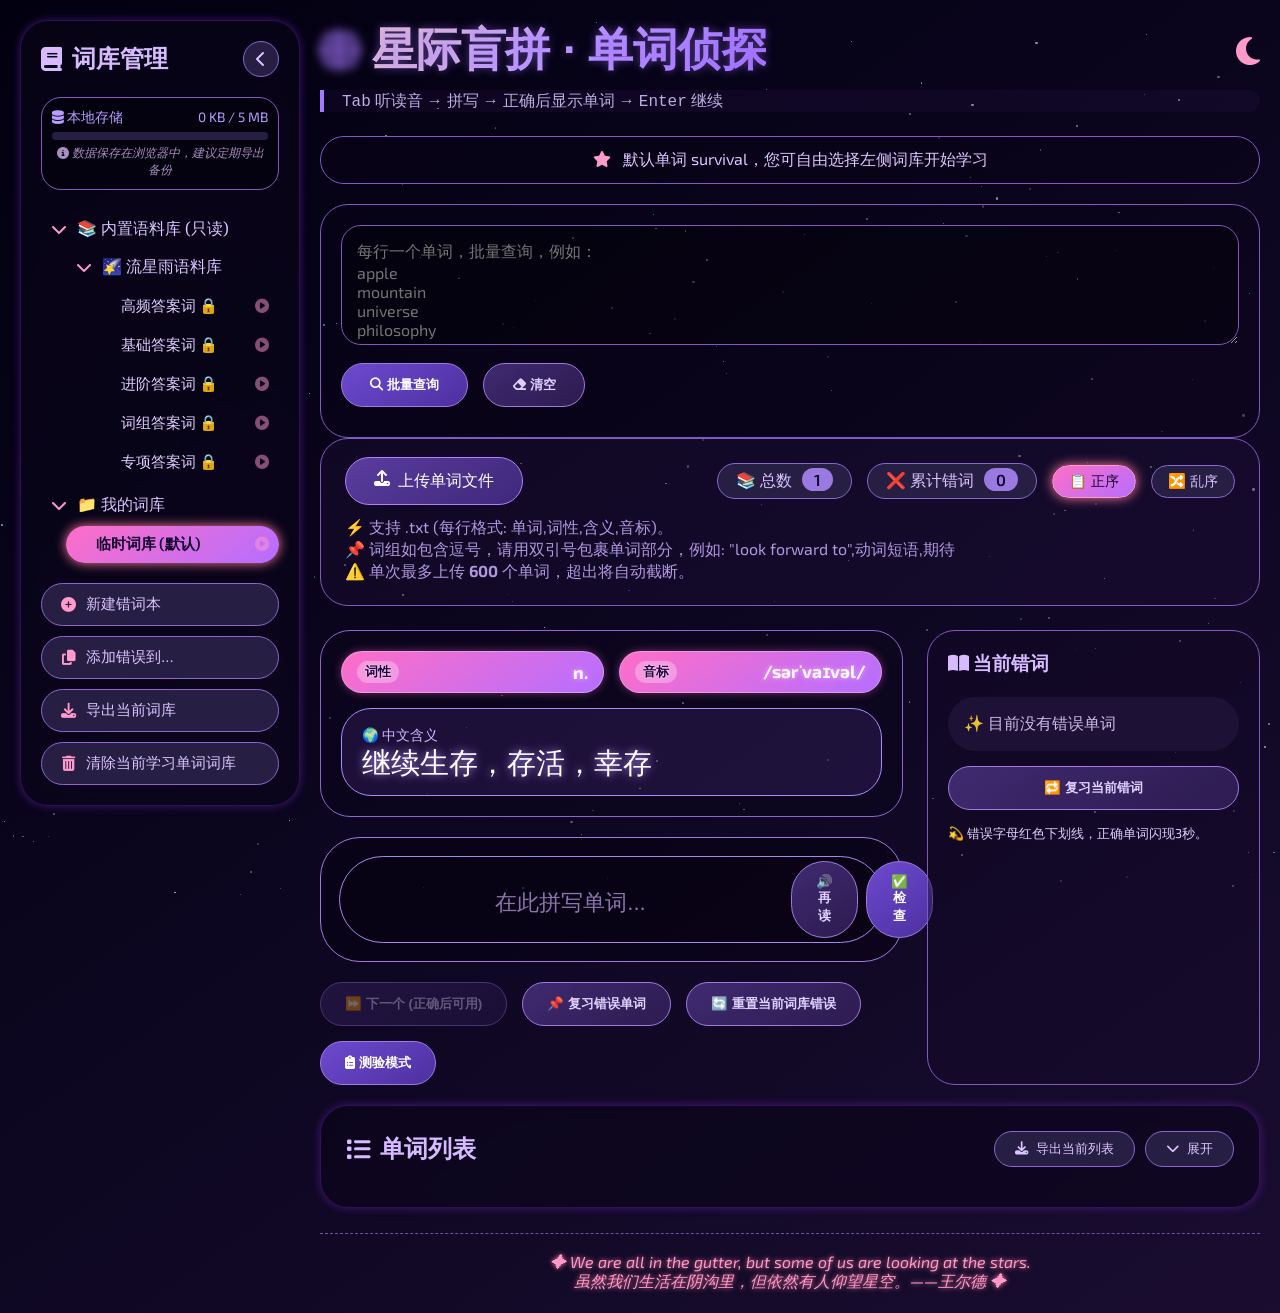
<file: index.html>
<!DOCTYPE html>
<html lang="zh-CN">
<head>
    <meta charset="UTF-8">
    <meta name="viewport" content="width=device-width, initial-scale=1.0">
    <title>星际盲拼 · 单词侦探 · 测验模式</title>
    <link rel="stylesheet" href="https://cdnjs.cloudflare.com/ajax/libs/font-awesome/6.4.0/css/all.min.css">
    <link href="https://fonts.googleapis.com/css2?family=Orbitron:wght@400;500;700&family=Exo+2:wght@300;400;500&display=swap" rel="stylesheet">
    <style>
        /* 全局变量 - 完全保留原始主题 */
        :root {
            --primary-dark: #050210;
            --primary-blue: #120a28;
            --primary-purple: #2a1042;
            --accent-blue: #2a4b8a;
            --accent-purple: #6a1fb1;
            --accent-pink: #d43f8c;
            --text-primary: #e0d0ff;
            --text-secondary: #b0a0d0;
            --glass-bg: rgba(10, 5, 25, 0.55);
            --glass-border: rgba(138, 43, 226, 0.3);
            --glow: 0 0 8px rgba(138, 43, 226, 0.4);
            --success: #10b981;
            --warning: #f59e0b;
            --error: #ef4444;
        }

        * {
            margin: 0;
            padding: 0;
            box-sizing: border-box;
        }

        body {
            font-family: 'Exo 2', sans-serif;
            background: linear-gradient(145deg, #020010 0%, #0c0620 50%, #1a0d30 100%);
            color: var(--text-primary);
            min-height: 100vh;
            overflow-x: hidden;
            position: relative;
        }

        .stars {
            position: fixed;
            top: 0;
            left: 0;
            width: 100%;
            height: 100%;
            z-index: 1;
        }

        .star {
            position: absolute;
            background-color: white;
            border-radius: 50%;
            animation: twinkle 3s infinite alternate;
        }

        @keyframes twinkle {
            0% { opacity: 0.2; }
            100% { opacity: 1; }
        }

        #meteor-canvas {
            position: fixed;
            top: 0;
            left: 0;
            width: 100%;
            height: 100%;
            pointer-events: none;
            z-index: 2;
        }

        .container {
            max-width: 1400px;
            margin: 0 auto;
            padding: 20px;
            position: relative;
            z-index: 10;
            display: flex;
            gap: 20px;
            align-items: flex-start;
        }

        .sidebar {
            width: 280px;
            background: rgba(10, 5, 25, 0.6);
            backdrop-filter: blur(8px);
            -webkit-backdrop-filter: blur(8px);
            border: 1px solid var(--glass-border);
            border-radius: 28px;
            padding: 20px;
            box-shadow: var(--glow);
            transition: width 0.3s ease, padding 0.3s ease, opacity 0.3s ease;
            flex-shrink: 0;
            position: sticky;
            top: 20px;
            max-height: calc(100vh - 40px);
            overflow-y: auto;
        }
        .sidebar.collapsed {
            width: 0;
            padding: 0;
            opacity: 0;
            pointer-events: none;
            border: none;
        }

        .expand-sidebar-btn {
            position: fixed;
            left: 20px;
            top: 50%;
            transform: translateY(-50%);
            width: 56px;
            height: 56px;
            border-radius: 50%;
            background: linear-gradient(145deg, #271e44, #1a1230);
            border: 2px solid #b56eff;
            box-shadow: 0 0 20px #b56eff, 0 0 40px rgba(181, 110, 255, 0.3);
            color: white;
            display: none;
            align-items: center;
            justify-content: center;
            font-size: 24px;
            cursor: pointer;
            z-index: 100;
            transition: transform 0.2s, box-shadow 0.2s;
        }
        .expand-sidebar-btn:hover {
            transform: translateY(-50%) scale(1.1);
            box-shadow: 0 0 30px #ff9acb, 0 0 50px #b56eff;
        }
        .expand-sidebar-btn i {
            filter: drop-shadow(0 0 5px #ff9acb);
        }
        body.sidebar-collapsed .expand-sidebar-btn {
            display: flex;
        }

        .sidebar-header {
            display: flex;
            align-items: center;
            justify-content: space-between;
            margin-bottom: 20px;
        }
        .sidebar-header h2 {
            font-size: 1.5rem;
            color: #d8bbff;
            display: flex;
            align-items: center;
            gap: 10px;
            margin: 0;
        }
        .collapse-btn {
            background: #271e44;
            border: 1px solid #8a67cf;
            border-radius: 50%;
            width: 36px;
            height: 36px;
            display: flex;
            align-items: center;
            justify-content: center;
            cursor: pointer;
            color: #dac6ff;
            transition: background 0.2s;
        }
        .collapse-btn:hover {
            background: #3f2a6a;
        }

        .storage-progress {
            margin-bottom: 20px;
            padding: 10px;
            background: rgba(0,0,0,0.3);
            border-radius: 20px;
            border: 1px solid #7f5ac0;
        }
        .storage-label {
            display: flex;
            justify-content: space-between;
            font-size: 0.85rem;
            color: #b79eff;
            margin-bottom: 5px;
        }
        .progress-bar {
            width: 100%;
            height: 8px;
            background: #271e44;
            border-radius: 4px;
            overflow: hidden;
        }
        .progress-fill {
            height: 100%;
            background: linear-gradient(90deg, #ff6ec7, #b56eff);
            width: 0%;
            border-radius: 4px;
            transition: width 0.3s;
        }
        .storage-note {
            font-size: 0.75rem;
            color: #a78fc0;
            margin-top: 5px;
            text-align: center;
            font-style: italic;
        }

        .folder-tree {
            list-style: none;
            margin-bottom: 20px;
        }
        .folder-item {
            margin-bottom: 5px;
        }
        .folder-header {
            display: flex;
            align-items: center;
            gap: 6px;
            padding: 8px 10px;
            cursor: pointer;
            border-radius: 20px;
            color: #dac6ff;
            font-weight: 500;
            transition: background 0.2s;
        }
        .folder-header:hover {
            background: rgba(80, 50, 140, 0.3);
        }
        .folder-header i {
            width: 20px;
            color: #ff9acb;
        }
        .folder-children {
            list-style: none;
            padding-left: 25px;
            display: none;
        }
        .folder-children.expanded {
            display: block;
        }
        .library-item {
            display: flex;
            align-items: center;
            justify-content: space-between;
            padding: 8px 10px 8px 30px;
            border-radius: 20px;
            cursor: pointer;
            transition: background 0.2s;
            margin: 2px 0;
        }
        .library-item:hover {
            background: rgba(80, 50, 140, 0.3);
        }
        .library-item.active {
            background: linear-gradient(145deg, #ff6ec7, #b56eff);
            color: #120530;
            font-weight: 600;
            box-shadow: 0 0 12px #ff7b9c;
        }
        .library-name {
            flex: 1;
            font-size: 0.95rem;
            white-space: nowrap;
            overflow: hidden;
            text-overflow: ellipsis;
        }
        .library-actions {
            display: flex;
            gap: 8px;
            opacity: 0.5;
        }
        .library-item:hover .library-actions {
            opacity: 1;
        }
        .library-actions i {
            font-size: 0.9rem;
            color: #ff9acb;
            cursor: pointer;
        }
        .library-actions i:hover {
            color: white;
        }
        .library-actions .delete-lib {
            color: #ff7b9c;
        }

        .sidebar-actions {
            margin-top: 20px;
            display: flex;
            flex-direction: column;
            gap: 10px;
        }
        .side-btn {
            background: #271e44;
            border: 1px solid #8a67cf;
            border-radius: 40px;
            padding: 10px 16px;
            color: #dac6ff;
            cursor: pointer;
            display: flex;
            align-items: center;
            gap: 8px;
            font-size: 0.95rem;
            transition: background 0.2s;
        }
        .side-btn:hover {
            background: #3f2a6a;
        }
        .side-btn i {
            width: 20px;
            color: #ff9acb;
        }

        .main-content {
            flex: 1;
            min-width: 0;
        }

        .card {
            background: var(--glass-bg);
            backdrop-filter: blur(8px);
            -webkit-backdrop-filter: blur(8px);
            border: 1px solid var(--glass-border);
            border-radius: 28px;
            padding: 25px;
            margin-bottom: 25px;
            box-shadow: var(--glow);
            transition: transform 0.2s, box-shadow 0.2s;
        }

        .card:hover {
            transform: translateY(-2px);
            box-shadow: 0 5px 15px rgba(138, 43, 226, 0.2);
        }

        /* 标题行和月亮图标 */
        .title-row {
            display: flex;
            align-items: center;
            justify-content: space-between;
            margin-bottom: 10px;
        }
        h1 {
            font-family: 'Orbitron', sans-serif;
            font-size: 2.8rem;
            font-weight: 700;
            margin: 0;
            background: linear-gradient(135deg, #ffdbb5, #c0a0ff, #a070ff);
            -webkit-background-clip: text;
            background-clip: text;
            color: transparent;
            text-shadow: 0 0 8px rgba(160, 112, 255, 0.5);
            letter-spacing: -0.5px;
            display: flex;
            align-items: center;
            gap: 12px;
        }
        h1 i {
            font-size: 2.5rem;
            filter: drop-shadow(0 0 4px #b080ff);
        }
        .moon-icon {
            font-size: 2rem;
            color: #ff9acb;
            cursor: pointer;
            transition: 0.2s;
            margin-left: 20px;
        }
        .moon-icon:hover {
            transform: scale(1.1);
            text-shadow: 0 0 10px #ff9acb;
        }
        .moon-panel {
            background: rgba(20, 10, 40, 0.9);
            backdrop-filter: blur(8px);
            border: 1px solid #b56eff;
            border-radius: 28px;
            padding: 20px;
            margin-top: 15px;
            margin-bottom: 20px;
            display: none;
            box-shadow: 0 0 20px #b56eff;
        }
        .moon-panel.show {
            display: block;
        }
        .moon-panel h4 {
            color: #ff9acb;
            font-size: 1.3rem;
            margin-bottom: 15px;
            border-bottom: 1px dashed #7f5ac0;
            padding-bottom: 5px;
        }
        .moon-link {
            color: #ff9acb;
            font-weight: 600;
            text-decoration: none;
            transition: 0.2s;
            display: inline-block;
            margin-bottom: 10px;
        }
        .moon-link:hover {
            color: white;
            text-shadow: 0 0 8px #ff9acb;
        }
        .moon-contact {
            display: flex;
            align-items: center;
            gap: 8px;
            color: #b79eff;
            font-size: 1.1rem;
        }

        .sub {
            color: #bbaee0;
            margin-bottom: 24px;
            font-size: 1rem;
            border-left: 4px solid #a07cff;
            padding-left: 18px;
            background: rgba(60, 30, 100, 0.15);
            border-radius: 0 30px 30px 0;
        }

        .default-hint {
            background: rgba(10, 5, 20, 0.3);
            border-radius: 40px;
            padding: 12px 20px;
            margin-bottom: 20px;
            border: 1px solid #7f5ac0;
            font-size: 1rem;
            color: #e0c5ff;
            text-align: center;
        }
        .default-hint i {
            color: #ff9acb;
            margin-right: 8px;
        }
        .default-hint span {
            font-weight: 600;
            color: #ffffff;
            background: #4a2a8a;
            padding: 2px 12px;
            border-radius: 30px;
            margin: 0 5px;
        }

        .batch-add {
            margin-top: 20px;
            background: rgba(10, 5, 20, 0.3);
            border-radius: 28px;
            padding: 20px;
            border: 1px solid #7f5ac0;
        }
        .batch-add textarea {
            width: 100%;
            min-height: 120px;
            background: rgba(0,0,0,0.3);
            border: 1px solid #7f5ac0;
            border-radius: 20px;
            padding: 15px;
            font-size: 1rem;
            color: #f0e0ff;
            resize: vertical;
            font-family: 'Exo 2', sans-serif;
            margin-bottom: 15px;
        }
        .batch-add textarea:focus {
            outline: none;
            border-color: #a07aff;
        }
        .batch-actions {
            display: flex;
            gap: 15px;
            flex-wrap: wrap;
        }
        .batch-actions .btn {
            padding: 12px 28px;
        }

        .upload-area {
            background: rgba(30, 15, 55, 0.4);
            border-radius: 28px;
            padding: 18px 24px;
            margin-bottom: 24px;
            border: 1px solid #7f5ac0;
        }
        .upload-row {
            display: flex; flex-wrap: wrap; gap: 16px; align-items: center;
        }
        .file-label {
            background: linear-gradient(145deg, #5a3c9e, #3f287a);
            color: white;
            padding: 12px 28px;
            border-radius: 40px;
            font-weight: 500;
            cursor: pointer;
            border: 1px solid #b080ff;
            display: inline-flex;
            gap: 8px;
        }
        .file-label:hover { background: #6a48b0; }
        #file-input { display: none; }
        
        .stats {
            display: flex;
            gap: 15px;
            flex-wrap: wrap;
            align-items: center;
            margin-left: auto;
        }
        .stat-item {
            background: #271e44;
            border-radius: 40px;
            padding: 6px 18px;
            color: #dac6ff;
            border: 1px solid #8a67cf;
        }
        .badge {
            background: #9a7ae0;
            color: #120530;
            border-radius: 30px;
            padding: 2px 12px;
            margin-left: 6px;
            font-weight: 600;
        }
        .order-btn {
            background: #271e44;
            border: 1px solid #8a67cf;
            border-radius: 30px;
            padding: 6px 16px;
            font-size: 0.9rem;
            font-weight: 500;
            color: #dac6ff;
            cursor: pointer;
            transition: all 0.2s;
        }
        .order-btn.active {
            background: linear-gradient(145deg, #ff6ec7, #b56eff);
            color: #120530;
            border-color: #ff9acb;
            box-shadow: 0 0 12px #ff7b9c;
        }
        .order-btn:hover {
            background: #3f2a6a;
        }

        .main-panel {
            display: flex; flex-direction: row; flex-wrap: wrap; gap: 24px;
        }
        .dict-section {
            flex: 2; min-width: 300px;
        }
        .info-panel {
            flex: 1; min-width: 220px;
            background: rgba(20, 10, 40, 0.45);
            border-radius: 28px;
            padding: 20px;
            border: 1px solid #7f5ac0;
        }

        /* 单词信息卡片 */
        .word-info-card {
            background: rgba(10, 5, 25, 0.4);
            border-radius: 30px;
            padding: 20px;
            margin-bottom: 20px;
            border: 1px solid #8b68d0;
        }
        .info-row-small {
            display: flex;
            gap: 15px;
            margin-bottom: 15px;
        }
        .small-box {
            flex: 1;
            background: linear-gradient(145deg, #ff6ec7, #b56eff);
            border-radius: 30px;
            padding: 8px 15px;
            display: flex;
            align-items: center;
            gap: 6px;
            border: 1px solid rgba(255,255,255,0.3);
            box-shadow: 0 0 10px rgba(255,110,199,0.4);
        }
        .small-box .tag {
            font-size: 0.8rem;
            color: #220044;
            font-weight: 700;
            background: rgba(255,255,255,0.3);
            padding: 2px 8px;
            border-radius: 30px;
            text-shadow: 0 0 2px white;
        }
        .small-box .value {
            font-size: 1.1rem;
            font-weight: 700;
            color: #ffffff;
            text-shadow: 0 0 5px #ffb3ff;
            margin-left: auto;
        }
        .big-box {
            background: rgba(100, 60, 170, 0.2);
            border-radius: 30px;
            padding: 15px 20px;
            border: 1px solid #ad8aff;
        }
        .big-box .tag {
            font-size: 0.85rem;
            color: #d0b5ff;
        }
        .big-box .meaning-text {
            font-size: 1.8rem;
            font-weight: 500;
            color: #ffffff;
            text-shadow: 0 0 8px #b58eff;
            line-height: 1.2;
        }

        /* 拼写区域 */
        .spell-area {
            background: rgba(5, 2, 15, 0.45);
            border-radius: 40px;
            padding: 18px;
            margin: 15px 0 15px;
            border: 1px solid #9f7be0;
        }
        .input-wrapper {
            display: flex;
            align-items: center;
            gap: 10px;
            background: rgba(0,0,0,0.2);
            border-radius: 60px;
            padding: 4px 4px 4px 20px;
            border: 1px solid #a886f0;
        }
        #user-input {
            flex: 1;
            border: none;
            background: transparent;
            padding: 16px 10px;
            font-size: 2rem;
            color: white;
            text-align: center;
            outline: none;
        }
        #user-input::placeholder {
            color: #8a75b0;
            font-size: 1.4rem;
        }
        .action-buttons {
            display: flex;
            gap: 8px;
        }
        .btn {
            background: linear-gradient(145deg, #3f2a70, #2d1b50);
            border: none;
            border-radius: 40px;
            padding: 12px 24px;
            color: #e0d0ff;
            font-weight: 600;
            cursor: pointer;
            border: 1px solid #a07ae0;
            transition: 0.1s;
        }
        .btn-primary {
            background: linear-gradient(145deg, #6d4acf, #4d30a0);
            color: white;
        }
        .btn:hover { background: #5a3caa; }
        .btn:disabled { opacity: 0.4; pointer-events: none; }

        .spell-feedback {
            margin-top: 20px;
            padding: 15px;
            background: rgba(10, 5, 25, 0.4);
            border-radius: 30px;
            border: 1px solid #7a58c0;
        }
        .your-spelling {
            display: flex;
            align-items: center;
            gap: 15px;
            flex-wrap: wrap;
            font-size: 1.8rem;
        }
        .letters {
            display: flex;
            flex-wrap: wrap;
            gap: 6px 12px;
            font-family: 'Courier New', monospace;
            font-weight: 600;
        }
        .letter {
            display: inline-block;
            min-width: 2.2rem;
            text-align: center;
            border-bottom: 3px solid #8f6fd0;
        }
        .letter.error {
            border-bottom: 3px solid #ff7b7b;
            color: #ffb6b6;
            background: #4f2a2a;
            border-radius: 12px 12px 0 0;
        }
        .correct-line {
            display: flex;
            align-items: center;
            gap: 15px;
            margin-bottom: 15px;
            font-size: 1.8rem;
        }
        .correct-word-display {
            background: #2d1950;
            padding: 6px 25px;
            border-radius: 50px;
            border: 1px solid #b48cff;
            color: #c6ffb0;
        }
        #temp-correct-container {
            background: #3a1d6b;
            border-radius: 50px;
            padding: 8px 30px;
            display: inline-block;
            border: 1px solid #caffa0;
            color: #d6ffb0;
            font-size: 2rem;
            margin-bottom: 15px;
        }
        .error-hint { color: #ffb0b0; margin-top: 10px; }

        .bottom-actions {
            display: flex;
            gap: 15px;
            flex-wrap: wrap;
            margin-top: 20px;
        }

        /* 测验面板样式 */
        .test-section {
            flex: 2; min-width: 300px;
            background: var(--glass-bg);
            backdrop-filter: blur(8px);
            border: 1px solid var(--glass-border);
            border-radius: 28px;
            padding: 25px;
            box-shadow: var(--glow);
        }
        .test-setup {
            background: rgba(20, 10, 40, 0.4);
            border-radius: 40px;
            padding: 20px;
            margin-bottom: 20px;
            border: 1px solid #7f5ac0;
            display: flex;
            gap: 15px;
            flex-wrap: wrap;
            align-items: center;
        }
        .test-setup select, .test-setup input {
            background: #271e44;
            border: 1px solid #8a67cf;
            color: #dac6ff;
            padding: 10px 16px;
            border-radius: 30px;
            font-size: 1rem;
            outline: none;
        }
        .test-progress {
            font-size: 1.2rem;
            color: #ff9acb;
            text-align: center;
            margin: 10px 0;
        }
        .test-speak-btn {
            font-size: 4rem;
            width: 120px;
            height: 120px;
            border-radius: 50%;
            margin: 20px auto;
            background: #271e44;
            border: 2px solid #b56eff;
            color: #ff9acb;
            display: flex;
            align-items: center;
            justify-content: center;
            cursor: pointer;
            transition: 0.2s;
        }
        .test-speak-btn:hover {
            transform: scale(1.05);
            box-shadow: 0 0 20px #b56eff;
        }
        .test-input-row {
            display: flex;
            gap: 10px;
            margin: 20px 0;
        }
        .test-input-row input {
            flex: 1;
            background: #271e44;
            border: 1px solid #a886f0;
            border-radius: 60px;
            padding: 16px 20px;
            font-size: 2rem;
            color: white;
            text-align: center;
            outline: none;
        }
        .test-feedback {
            background: rgba(10, 5, 25, 0.4);
            border-radius: 30px;
            padding: 15px;
            margin: 15px 0;
            border: 1px solid #7a58c0;
            min-height: 80px;
            font-size: 1.4rem;
            text-align: center;
        }
        .test-actions {
            display: flex;
            gap: 15px;
            flex-wrap: wrap;
            align-items: center;
            justify-content: center;
            margin-top: 20px;
        }
        .test-score {
            background: #271e44;
            border-radius: 40px;
            padding: 8px 20px;
            color: #ff9acb;
            font-weight: 600;
            border: 1px solid #b56eff;
        }

        /* 正确率圆环 */
        .result-circle {
            width: 150px;
            height: 150px;
            margin: 20px auto;
        }
        .result-circle canvas {
            width: 100%;
            height: 100%;
            display: block;
            border-radius: 50%;
            box-shadow: 0 0 20px rgba(255,110,199,0.5);
        }

        .error-list {
            background: #1e1136;
            border-radius: 28px;
            padding: 16px;
            margin-top: 20px;
        }

        .word-list-card {
            margin-top: 20px;
        }
        .list-header {
            display: flex;
            align-items: center;
            justify-content: space-between;
            flex-wrap: wrap;
            gap: 15px;
        }
        .list-header h3 {
            font-size: 1.5rem;
            color: #d8bbff;
            display: flex;
            align-items: center;
            gap: 10px;
        }
        .toggle-btn {
            background: #271e44;
            border: 1px solid #8a67cf;
            border-radius: 40px;
            padding: 8px 20px;
            color: #dac6ff;
            cursor: pointer;
            display: flex;
            align-items: center;
            gap: 8px;
        }
        .toggle-btn:hover {
            background: #3f2a6a;
        }
        .export-btn {
            background: #271e44;
            border: 1px solid #8a67cf;
            border-radius: 40px;
            padding: 8px 20px;
            color: #dac6ff;
            cursor: pointer;
            display: inline-flex;
            align-items: center;
            gap: 8px;
        }
        .export-btn:hover {
            background: #3f2a6a;
        }
        .word-list-container {
            max-height: 0;
            overflow: hidden;
            transition: max-height 0.4s ease-out;
            margin-top: 15px;
        }
        .word-list-container.expanded {
            max-height: 400px;
            overflow-y: auto;
        }
        .word-items {
            display: flex;
            flex-direction: column;
            gap: 10px;
            padding-right: 5px;
        }
        .word-list-item {
            background: rgba(30, 15, 55, 0.5);
            border-radius: 30px;
            padding: 12px 20px;
            display: flex;
            align-items: center;
            justify-content: space-between;
            border: 1px solid #7f5ac0;
            cursor: pointer;
            transition: background 0.2s;
        }
        .word-list-item:hover {
            background: rgba(80, 50, 140, 0.4);
        }
        .word-info {
            display: flex;
            flex-direction: column;
            flex: 1;
        }
        .word-main {
            font-size: 1.3rem;
            font-weight: 600;
            color: white;
        }
        .word-details {
            font-size: 0.9rem;
            color: #b79eff;
            display: flex;
            gap: 15px;
            flex-wrap: wrap;
            margin-top: 4px;
        }
        .word-details span {
            background: rgba(0,0,0,0.2);
            padding: 2px 8px;
            border-radius: 20px;
        }
        .word-actions {
            display: flex;
            gap: 12px;
            align-items: center;
        }
        .word-actions i {
            font-size: 1.3rem;
            color: #ff9acb;
            cursor: pointer;
            transition: 0.2s;
        }
        .word-actions i:hover {
            color: white;
            transform: scale(1.2);
        }
        .word-actions .delete-word {
            color: #ff7b9c;
        }
        .word-actions .delete-word:hover {
            color: #ff4d6d;
        }

        .footer-info {
            font-size: 1rem;
            color: #ff9acb;
            font-style: italic;
            text-shadow: 0 0 5px #ff7b9c;
            margin-top: 25px;
            text-align: center;
            border-top: 1px dashed #6f50a0;
            padding-top: 18px;
        }

        .progress-info {
            margin-top: 10px;
            font-size: 0.9rem;
            color: #b79eff;
        }
        .loading {
            display: inline-block;
            width: 16px;
            height: 16px;
            border: 2px solid rgba(255,255,255,0.2);
            border-radius: 50%;
            border-top-color: white;
            animation: spin 1s linear infinite;
        }
        @keyframes spin { to { transform: rotate(360deg); } }

        @media (max-width: 900px) {
            .container {
                flex-direction: column;
            }
            .sidebar {
                width: 100%;
                position: static;
                max-height: none;
            }
        }
    </style>
</head>
<body>
    <div class="stars" id="stars"></div>
    <canvas id="meteor-canvas"></canvas>

    <div class="container">
        <div class="sidebar" id="sidebar">
            <div class="sidebar-header">
                <h2><i class="fas fa-book"></i> 词库管理</h2>
                <div class="collapse-btn" id="collapse-sidebar"><i class="fas fa-chevron-left"></i></div>
            </div>
            <div class="sidebar-content">
                <div class="storage-progress">
                    <div class="storage-label">
                        <span><i class="fas fa-database"></i> 本地存储</span>
                        <span id="storage-used">0 KB / 5 MB</span>
                    </div>
                    <div class="progress-bar">
                        <div class="progress-fill" id="storage-progress-fill" style="width: 0%;"></div>
                    </div>
                    <div class="storage-note">
                        <i class="fas fa-info-circle"></i> 数据保存在浏览器中，建议定期导出备份
                    </div>
                </div>

                <ul class="folder-tree">
                    <li class="folder-item">
                        <div class="folder-header" id="builtin-root-folder">
                            <i class="fas fa-chevron-down" id="builtin-root-icon"></i>
                            <span>📚 内置语料库 (只读)</span>
                        </div>
                        <ul class="folder-children expanded" id="builtin-root-children">
                            <li class="folder-item">
                                <div class="folder-header" id="liuxialai-folder">
                                    <i class="fas fa-chevron-down" id="liuxialai-icon"></i>
                                    <span>🌠 流星雨语料库</span>
                                </div>
                                <ul class="folder-children expanded" id="liuxialai-children"></ul>
                            </li>
                        </ul>
                    </li>
                    <li class="folder-item">
                        <div class="folder-header" id="custom-folder">
                            <i class="fas fa-chevron-down" id="custom-icon"></i>
                            <span>📁 我的词库</span>
                        </div>
                        <ul class="folder-children expanded" id="custom-children"></ul>
                    </li>
                </ul>

                <div class="sidebar-actions">
                    <button class="side-btn" id="new-lib-btn"><i class="fas fa-plus-circle"></i> 新建错词本</button>
                    <button class="side-btn" id="add-errors-to-lib-btn"><i class="fas fa-copy"></i> 添加错误到...</button>
                    <button class="side-btn" id="export-current-lib-btn"><i class="fas fa-download"></i> 导出当前词库</button>
                    <button class="side-btn" id="clear-current-lib-btn"><i class="fas fa-trash-alt"></i> 清除当前学习单词词库</button>
                </div>
            </div>
        </div>

        <div class="expand-sidebar-btn" id="expand-sidebar">
            <i class="fas fa-book-open"></i>
        </div>

        <div class="main-content">
            <!-- 标题行 + 月亮图标 -->
            <div class="title-row">
                <h1><i class="fas fa-globe"></i> 星际盲拼 · 单词侦探</h1>
                <div class="moon-icon" id="moon-toggle"><i class="fas fa-moon"></i></div>
            </div>
            <!-- 月亮展开面板 -->
            <div class="moon-panel" id="moon-panel">
                <h4>了解更多</h4>
                <a href="https://69892520f858cba0b57fa835--reliable-moonbeam-a31175.netlify.app/" target="_blank" class="moon-link"><i class="fas fa-external-link-alt"></i> 星际单词阅读器</a>
                <div class="moon-contact">联系创作者：<i class="fas fa-satellite"></i> YongYuanAiChina</div>
            </div>

            <div class="sub"><kbd>Tab</kbd> 听读音 → 拼写 → 正确后显示单词 → <kbd>Enter</kbd> 继续</div>

            <div class="default-hint">
                <i class="fas fa-star"></i> 默认单词 survival，您可自由选择左侧词库开始学习
            </div>

            <div class="batch-add">
                <textarea id="batch-words" placeholder="每行一个单词，批量查询，例如：&#10;apple&#10;mountain&#10;universe&#10;philosophy"></textarea>
                <div class="batch-actions">
                    <button class="btn btn-primary" id="batch-query-btn"><i class="fas fa-search"></i> 批量查询</button>
                    <button class="btn" id="clear-batch-btn"><i class="fas fa-eraser"></i> 清空</button>
                </div>
                <div id="batch-progress" class="progress-info"></div>
            </div>

            <div class="upload-area">
                <div class="upload-row">
                    <label for="file-input" class="file-label"><i class="fas fa-upload"></i> 上传单词文件</label>
                    <input type="file" id="file-input" accept=".txt,.csv,text/plain">
                    <div class="stats">
                        <span class="stat-item">📚 总数 <span id="total-words" class="badge">0</span></span>
                        <span class="stat-item">❌ 累计错词 <span id="total-errors" class="badge">0</span></span>
                        <button class="order-btn active" id="order-sequential">📋 正序</button>
                        <button class="order-btn" id="order-shuffle">🔀 乱序</button>
                    </div>
                </div>
                <p style="margin: 12px 0 4px; color: #b098e0;">
                    ⚡ 支持 .txt (每行格式: 单词,词性,含义,音标)。<br>
                    📌 词组如包含逗号，请用双引号包裹单词部分，例如: "look forward to",动词短语,期待<br>
                    ⚠️ 单次最多上传 <strong>600</strong> 个单词，超出将自动截断。
                </p>
            </div>

            <div class="main-panel">
                <!-- 学习面板 -->
                <div class="dict-section" id="learn-panel">
                    <div class="word-info-card">
                        <div class="info-row-small">
                            <div class="small-box">
                                <span class="tag">词性</span>
                                <span class="value" id="current-pos">n.</span>
                            </div>
                            <div class="small-box">
                                <span class="tag">音标</span>
                                <span class="value" id="current-phonetic">/sərˈvaɪvəl/</span>
                            </div>
                        </div>
                        <div class="big-box">
                            <span class="tag">🌍 中文含义</span>
                            <div class="meaning-text" id="current-meaning">继续生存，存活，幸存</div>
                        </div>
                    </div>

                    <div class="spell-area">
                        <div class="input-wrapper">
                            <input type="text" id="user-input" placeholder="在此拼写单词..." autocomplete="off">
                            <div class="action-buttons">
                                <button class="btn" id="speak-btn">🔊 再读</button>
                                <button class="btn btn-primary" id="submit-btn">✅ 检查</button>
                            </div>
                        </div>

                        <div class="spell-feedback" id="spell-feedback" style="display: none;">
                            <div id="correct-word-container" style="display: none;" class="correct-line">
                                <span>✅ 正确：</span>
                                <span class="correct-word-display" id="correct-word"></span>
                            </div>
                            <div id="temp-correct-container" style="display: none;"></div>
                            <div class="your-spelling">
                                <span>✍️ 你的拼写：</span>
                                <span class="letters" id="spelling-letters"></span>
                            </div>
                            <div id="error-message" class="error-hint"></div>
                        </div>
                    </div>

                    <div class="bottom-actions">
                        <button class="btn" id="next-btn" disabled>⏩ 下一个 (正确后可用)</button>
                        <button class="btn" id="review-btn">📌 复习错误单词</button>
                        <button class="btn" id="reset-errors-btn">🔄 重置当前词库错误</button>
                        <button class="btn btn-primary" id="enter-test-btn"><i class="fas fa-clipboard-list"></i> 测验模式</button>
                    </div>
                </div>

                <!-- 测验面板 (初始隐藏) -->
                <div class="test-section" id="test-panel" style="display: none;">
                    <div class="test-setup" id="test-setup">
                        <select id="test-lib-select">
                            <option value="current">当前词库</option>
                            <option value="all">所有词库</option>
                        </select>
                        <input type="number" id="test-count" min="1" max="100" value="10" placeholder="题量">
                        <button class="btn btn-primary" id="start-test-btn">开始测验</button>
                    </div>
                    <div id="test-progress-area" style="display: none;">
                        <div class="test-progress">第 <span id="test-current">1</span>/<span id="test-total">10</span> 题</div>
                        <div class="test-speak-btn" id="test-speak-btn"><i class="fas fa-volume-up"></i></div>
                        <div class="test-input-row">
                            <input type="text" id="test-input" placeholder="输入单词或直接回车跳过" autocomplete="off">
                            <button class="btn btn-primary" id="test-submit">提交</button>
                        </div>
                        <div class="test-feedback" id="test-feedback"></div>
                        <div class="test-actions">
                            <button class="btn" id="test-next-btn" disabled>下一题 (Enter)</button>
                            <button class="btn" id="test-stop-btn">停止测验</button>
                            <span class="test-score" id="test-score">0/0</span>
                        </div>
                    </div>
                    <!-- 结果卡片 (初始隐藏) -->
                    <div id="test-result" style="display: none; text-align: center;">
                        <h3 style="color: #ff9acb;">测验完成</h3>
                        <div class="result-circle">
                            <canvas id="result-canvas" width="150" height="150"></canvas>
                        </div>
                        <div style="font-size: 1.5rem; margin: 15px;">正确率: <span id="result-percent">0</span>%</div>
                        <button class="btn btn-primary" id="result-close">返回学习</button>
                    </div>
                </div>

                <div class="info-panel">
                    <h3 style="margin-top: 0; color: #d8bbff;"><i class="fas fa-book-open"></i> 当前错词</h3>
                    <div id="error-word-list" class="error-list">
                        <p style="opacity:0.9;">✨ 暂无错误</p>
                    </div>
                    <div style="margin-top: 15px;">
                        <button class="btn" id="quick-review-btn" style="width:100%;">🔁 复习当前错词</button>
                    </div>
                    <p style="font-size:0.8rem; margin-top:15px;">💫 错误字母红色下划线，正确单词闪现3秒。</p>
                </div>
            </div>

            <div class="card word-list-card">
                <div class="list-header">
                    <h3><i class="fas fa-list"></i> 单词列表</h3>
                    <div style="display: flex; gap: 10px;">
                        <button class="export-btn" id="export-words-btn"><i class="fas fa-download"></i> 导出当前列表</button>
                        <button class="toggle-btn" id="toggle-word-list"><i class="fas fa-chevron-down" id="toggle-icon"></i> 展开</button>
                    </div>
                </div>
                <div class="word-list-container" id="word-list-container">
                    <div class="word-items" id="word-items"></div>
                </div>
            </div>

            <div class="footer-info">
                ✦ We are all in the gutter, but some of us are looking at the stars. <br> 虽然我们生活在阴沟里，但依然有人仰望星空。——王尔德 ✦
            </div>
        </div>
    </div>

    <script>
        (function() {
            const STORAGE_KEY = 'blind_dict_v20_optimized_test';
            let libraries = {};
            let activeLibrary = null;
            const TEMP_LIB_NAME = '临时词库';
            const WORD_SET_FILES = ['高频答案词.json', '基础答案词.json', '进阶答案词.json', '词组答案词.json', '专项答案词.json'];
            const BUILTIN_LIBRARIES = WORD_SET_FILES.map(f => f.replace('.json', ''));

            function isBuiltinLibrary(libName) {
                return BUILTIN_LIBRARIES.includes(libName);
            }

            let currentNormalIndex = 0;
            let reviewMode = false;
            let reviewIndices = [];
            let currentReviewIndex = 0;
            let lastAttemptCorrect = false;
            let orderMode = 'sequential';
            let shuffledIndices = [];
            let shuffledReviewIndices = [];

            let wordListExpanded = false;
            let sidebarCollapsed = false;

            // 测验状态
            let testMode = false;
            let testQuestions = [];
            let testCurrentIndex = 0;
            let testCorrectCount = 0;
            let testTotalCount = 0;

            // DOM 元素 (原有)
            const fileInput = document.getElementById('file-input');
            const totalWordsSpan = document.getElementById('total-words');
            const totalErrorsSpan = document.getElementById('total-errors');
            const currentPosSpan = document.getElementById('current-pos');
            const currentPhoneticSpan = document.getElementById('current-phonetic');
            const currentMeaningSpan = document.getElementById('current-meaning');
            const userInput = document.getElementById('user-input');
            const speakBtn = document.getElementById('speak-btn');
            const submitBtn = document.getElementById('submit-btn');
            const nextBtn = document.getElementById('next-btn');
            const reviewBtn = document.getElementById('review-btn');
            const resetErrorsBtn = document.getElementById('reset-errors-btn');
            const quickReviewBtn = document.getElementById('quick-review-btn');
            const spellFeedback = document.getElementById('spell-feedback');
            const correctWordContainer = document.getElementById('correct-word-container');
            const correctWordSpan = document.getElementById('correct-word');
            const spellingLetters = document.getElementById('spelling-letters');
            const errorMessage = document.getElementById('error-message');
            const errorWordListDiv = document.getElementById('error-word-list');
            const tempCorrectDiv = document.getElementById('temp-correct-container');
            const orderSequential = document.getElementById('order-sequential');
            const orderShuffle = document.getElementById('order-shuffle');
            const batchTextarea = document.getElementById('batch-words');
            const batchQueryBtn = document.getElementById('batch-query-btn');
            const clearBatchBtn = document.getElementById('clear-batch-btn');
            const batchProgress = document.getElementById('batch-progress');
            const toggleBtn = document.getElementById('toggle-word-list');
            const toggleIcon = document.getElementById('toggle-icon');
            const wordListContainer = document.getElementById('word-list-container');
            const wordItemsDiv = document.getElementById('word-items');
            const exportWordsBtn = document.getElementById('export-words-btn');
            const sidebar = document.getElementById('sidebar');
            const collapseBtn = document.getElementById('collapse-sidebar');
            const expandBtn = document.getElementById('expand-sidebar');
            const builtinRootFolder = document.getElementById('builtin-root-folder');
            const builtinRootIcon = document.getElementById('builtin-root-icon');
            const builtinRootChildren = document.getElementById('builtin-root-children');
            const liuxialaiChildren = document.getElementById('liuxialai-children');
            const customChildren = document.getElementById('custom-children');
            const liuxialaiFolder = document.getElementById('liuxialai-folder');
            const customFolder = document.getElementById('custom-folder');
            const liuxialaiIcon = document.getElementById('liuxialai-icon');
            const customIcon = document.getElementById('custom-icon');
            const newLibBtn = document.getElementById('new-lib-btn');
            const addErrorsToLibBtn = document.getElementById('add-errors-to-lib-btn');
            const exportCurrentLibBtn = document.getElementById('export-current-lib-btn');
            const clearCurrentLibBtn = document.getElementById('clear-current-lib-btn');
            const storageUsedSpan = document.getElementById('storage-used');
            const storageProgressFill = document.getElementById('storage-progress-fill');

            // 新增测验元素
            const learnPanel = document.getElementById('learn-panel');
            const testPanel = document.getElementById('test-panel');
            const enterTestBtn = document.getElementById('enter-test-btn');
            const testSetup = document.getElementById('test-setup');
            const testLibSelect = document.getElementById('test-lib-select');
            const testCountInput = document.getElementById('test-count');
            const startTestBtn = document.getElementById('start-test-btn');
            const testProgressArea = document.getElementById('test-progress-area');
            const testCurrentSpan = document.getElementById('test-current');
            const testTotalSpan = document.getElementById('test-total');
            const testSpeakBtn = document.getElementById('test-speak-btn');
            const testInput = document.getElementById('test-input');
            const testSubmit = document.getElementById('test-submit');
            const testFeedback = document.getElementById('test-feedback');
            const testNextBtn = document.getElementById('test-next-btn');
            const testStopBtn = document.getElementById('test-stop-btn');
            const testScoreSpan = document.getElementById('test-score');
            const testResult = document.getElementById('test-result');
            const resultCanvas = document.getElementById('result-canvas');
            const resultPercent = document.getElementById('result-percent');
            const resultClose = document.getElementById('result-close');

            // 月亮元素
            const moonToggle = document.getElementById('moon-toggle');
            const moonPanel = document.getElementById('moon-panel');

            const canvas = document.getElementById('meteor-canvas');
            const ctx = canvas.getContext('2d');
            let meteors = [];
            const MAX_METEORS = 3;

            let tempTimeout = null;
            let words = [];

            // ---------- 月亮折叠 ----------
            moonToggle.addEventListener('click', () => {
                moonPanel.classList.toggle('show');
            });

            // ---------- 星星背景 ----------
            function createStars() {
                const starsContainer = document.getElementById('stars');
                starsContainer.innerHTML = '';
                for (let i = 0; i < 200; i++) {
                    const star = document.createElement('div');
                    star.classList.add('star');
                    const size = Math.random() * 2.0 + 0.5;
                    star.style.width = `${size}px`;
                    star.style.height = `${size}px`;
                    star.style.left = `${Math.random() * 100}%`;
                    star.style.top = `${Math.random() * 100}%`;
                    star.style.animationDelay = `${Math.random() * 5}s`;
                    star.style.opacity = Math.random() * 0.5 + 0.2;
                    starsContainer.appendChild(star);
                }
            }

            // ---------- 流星动画 ----------
            function initMeteorCanvas() {
                resizeCanvas();
                window.addEventListener('resize', resizeCanvas);
                generateMeteor();
                animateMeteors();
            }
            function resizeCanvas() {
                canvas.width = window.innerWidth;
                canvas.height = window.innerHeight;
            }
            function generateMeteor() {
                if (meteors.length >= MAX_METEORS) return;
                const x = Math.random() * canvas.width;
                const y = -50;
                const angle = (Math.random() * 30 + 30) * Math.PI / 180;
                const speed = (canvas.height + 100) / (12 * 60);
                meteors.push({
                    x, y,
                    vx: Math.sin(angle) * speed,
                    vy: Math.cos(angle) * speed,
                    life: 12 * 60,
                    age: 0,
                    headSize: 1.5,
                    tailLength: 75,
                    trail: [],
                    color: `rgba(255, 220, 255, 0.8)`
                });
            }
            function updateMeteors() {
                for (let i = meteors.length - 1; i >= 0; i--) {
                    const m = meteors[i];
                    m.trail.push({ x: m.x, y: m.y, opacity: 1 });
                    if (m.trail.length > m.tailLength) m.trail.shift();
                    m.x += m.vx;
                    m.y += m.vy;
                    m.age++;
                    const progress = m.age / m.life;
                    if (m.y > canvas.height + 200 || m.x > canvas.width + 200 || (1 - Math.pow(progress, 1.5)) < 0.01) {
                        meteors.splice(i, 1);
                    }
                }
                if (Math.random() < 0.02 && meteors.length < MAX_METEORS) generateMeteor();
            }
            function drawMeteors() {
                ctx.clearRect(0, 0, canvas.width, canvas.height);
                for (const m of meteors) {
                    const progress = m.age / m.life;
                    const baseOpacity = Math.max(0, 1 - Math.pow(progress, 1.5));
                    for (let i = 0; i < m.trail.length; i++) {
                        const point = m.trail[i];
                        const trailProgress = i / m.trail.length;
                        const size = m.headSize * (0.1 + 0.4 * trailProgress) * 0.5;
                        const pointOpacity = baseOpacity * (0.4 + 0.6 * trailProgress) * 0.8;
                        ctx.beginPath();
                        ctx.arc(point.x, point.y, size, 0, Math.PI * 2);
                        ctx.shadowColor = 'rgba(255, 200, 255, 0.5)';
                        ctx.shadowBlur = 8;
                        ctx.fillStyle = `rgba(255, 240, 255, ${pointOpacity})`;
                        ctx.fill();
                    }
                    ctx.shadowColor = 'rgba(255, 200, 255, 0.7)';
                    ctx.shadowBlur = 12;
                    ctx.beginPath();
                    ctx.arc(m.x, m.y, m.headSize / 1.5, 0, Math.PI * 2);
                    ctx.fillStyle = `rgba(255, 255, 255, ${baseOpacity * 0.9})`;
                    ctx.fill();
                }
                ctx.shadowBlur = 0;
            }
            function animateMeteors() {
                updateMeteors();
                drawMeteors();
                requestAnimationFrame(animateMeteors);
            }

            // ---------- 工具函数 ----------
            function saveLibraries() {
                localStorage.setItem(STORAGE_KEY, JSON.stringify(libraries));
                updateStorageProgress();
            }

            function updateStorageProgress() {
                try {
                    const total = JSON.stringify(libraries).length;
                    const totalKB = (total / 1024).toFixed(2);
                    const percent = Math.min((total / (5 * 1024 * 1024)) * 100, 100);
                    storageProgressFill.style.width = percent + '%';
                    storageUsedSpan.textContent = `${totalKB} KB / 5 MB`;
                    storageProgressFill.style.background = percent > 80 ? 'linear-gradient(90deg, #ff7b9c, #ff4d6d)' : 'linear-gradient(90deg, #ff6ec7, #b56eff)';
                } catch (e) {
                    storageUsedSpan.textContent = '计算失败';
                }
            }

            function generateShuffledIndices() {
                shuffledIndices = Array.from({ length: words.length }, (_, i) => i);
                for (let i = shuffledIndices.length - 1; i > 0; i--) {
                    const j = Math.floor(Math.random() * (i + 1));
                    [shuffledIndices[i], shuffledIndices[j]] = [shuffledIndices[j], shuffledIndices[i]];
                }
            }
            function generateShuffledReviewIndices() {
                shuffledReviewIndices = [...reviewIndices];
                for (let i = shuffledReviewIndices.length - 1; i > 0; i--) {
                    const j = Math.floor(Math.random() * (i + 1));
                    [shuffledReviewIndices[i], shuffledReviewIndices[j]] = [shuffledReviewIndices[j], shuffledReviewIndices[i]];
                }
            }

            function updateOrderButtons() {
                orderSequential.classList.toggle('active', orderMode === 'sequential');
                orderShuffle.classList.toggle('active', orderMode === 'shuffle');
            }

            function setOrderMode(mode) {
                if (mode === orderMode) return;
                orderMode = mode;
                updateOrderButtons();
                if (reviewMode) currentReviewIndex = 0;
                else currentNormalIndex = 0;
                if (orderMode === 'shuffle') {
                    generateShuffledIndices();
                    generateShuffledReviewIndices();
                }
                renderAll();
                autoSpeakCurrent();
            }

            function getCurrentWordAndIndex() {
                if (words.length === 0) return { wordObj: null, idx: -1 };
                let actualWordIdx;
                if (reviewMode) {
                    if (reviewIndices.length === 0) {
                        reviewMode = false;
                        return getCurrentWordAndIndex();
                    }
                    const indices = orderMode === 'sequential' ? reviewIndices : shuffledReviewIndices;
                    actualWordIdx = indices[currentReviewIndex % indices.length];
                } else {
                    const indices = orderMode === 'sequential' ? words.map((_, i) => i) : shuffledIndices;
                    actualWordIdx = indices[currentNormalIndex % indices.length];
                }
                return { wordObj: words[actualWordIdx], idx: actualWordIdx };
            }

            function renderCurrentInfo() {
                if (words.length === 0) {
                    currentPosSpan.textContent = currentPhoneticSpan.textContent = '—';
                    currentMeaningSpan.textContent = '请添加单词';
                    return;
                }
                const { wordObj } = getCurrentWordAndIndex();
                if (!wordObj) return;
                currentPosSpan.textContent = wordObj.pos || '—';
                currentPhoneticSpan.textContent = wordObj.phonetic || '—';
                currentMeaningSpan.textContent = wordObj.meaning || '🔍 查询中...';
            }

            function renderAll() {
                updateStats();
                renderCurrentInfo();
                spellFeedback.style.display = 'none';
                userInput.value = '';
                lastAttemptCorrect = false;
                nextBtn.disabled = true;
                if (tempTimeout) { clearTimeout(tempTimeout); tempTimeout = null; }
                tempCorrectDiv.style.display = 'none';
                renderWordList();
                renderSidebar();
            }

            function autoSpeakCurrent() {
                const { wordObj } = getCurrentWordAndIndex();
                if (wordObj) speakWord(wordObj.word);
            }

            function speakWord(word) {
                if (!word) return;
                const utterance = new SpeechSynthesisUtterance(word);
                utterance.lang = 'en-US'; utterance.rate = 0.92;
                window.speechSynthesis.cancel();
                window.speechSynthesis.speak(utterance);
            }

            function updateStats() {
                totalWordsSpan.textContent = words.length;
                const totalErr = words.reduce((sum, w) => sum + w.errorCount, 0);
                totalErrorsSpan.textContent = totalErr;

                const errWords = words.filter(w => w.errorCount > 0);
                if (errWords.length === 0) {
                    errorWordListDiv.innerHTML = '<p style="opacity:0.9;">✨ 目前没有错误单词</p>';
                } else {
                    errorWordListDiv.innerHTML = errWords.map(w => `
                        <div style="display:flex; justify-content:space-between; margin:8px 0; background:#271e44; padding:6px 15px; border-radius:40px;">
                            <span>${w.word}</span> <span style="background:#aa7eff30; padding:2px 12px; border-radius:30px;">❌ ${w.errorCount}</span>
                        </div>
                    `).join('');
                }
            }

            function parseFileContent(content) {
                const lines = content.split(/\r?\n/).map(l => l.trim()).filter(l => l && !l.startsWith('#'));
                const wordObjs = [];
                for (let line of lines) {
                    let word, pos = '', meaning = '', phonetic = '';
                    if (line.startsWith('"')) {
                        const endQuoteIdx = line.indexOf('"', 1);
                        if (endQuoteIdx !== -1) {
                            word = line.substring(1, endQuoteIdx);
                            let rest = line.substring(endQuoteIdx + 1).trim();
                            if (rest.startsWith(',')) rest = rest.substring(1).trim();
                            const parts = rest.split(',').map(s => s.trim());
                            pos = parts[0] || '';
                            meaning = parts[1] || '';
                            phonetic = parts[2] || '';
                        } else {
                            const parts = line.split(',').map(s => s.trim());
                            word = parts[0];
                            pos = parts[1] || '';
                            meaning = parts[2] || '';
                            phonetic = parts[3] || '';
                        }
                    } else {
                        let parts = line.split(',').map(s => s.trim());
                        if (parts.length === 1 && line.includes('\t')) {
                            parts = line.split('\t').map(s => s.trim());
                        }
                        word = parts[0];
                        pos = parts[1] || '';
                        meaning = parts[2] || '';
                        phonetic = parts[3] || '';
                    }
                    if (!word) continue;
                    wordObjs.push({ word, pos, meaning, phonetic, errorCount: 0 });
                }
                return wordObjs;
            }

            async function handleFileUpload(file) {
                if (!activeLibrary) { alert('请先选择一个词库'); return; }
                if (isBuiltinLibrary(activeLibrary)) {
                    alert('内置词库为只读，不能上传添加单词。请切换到其他词库或新建词库。');
                    fileInput.value = '';
                    return;
                }

                const reader = new FileReader();
                reader.onload = async (ev) => {
                    let parsed = parseFileContent(ev.target.result);
                    if (parsed.length === 0) { alert('文件无有效内容'); return; }
                    if (parsed.length > 600) {
                        alert(`文件包含 ${parsed.length} 个单词，超过单次上限 600，将只添加前 600 个。`);
                        parsed = parsed.slice(0, 600);
                    }
                    const unique = [];
                    const seen = new Set();
                    for (let item of parsed) {
                        if (!seen.has(item.word)) {
                            seen.add(item.word);
                            unique.push(item);
                        }
                    }
                    const newWords = unique.map(u => ({
                        word: u.word,
                        pos: u.pos || '⏳',
                        meaning: u.meaning || '⏳ 查询中...',
                        phonetic: u.phonetic || '',
                        errorCount: 0,
                        testCorrect: 0,
                        testTotal: 0
                    }));

                    words.push(...newWords);
                    libraries[activeLibrary].words = words;
                    saveLibraries();
                    reviewMode = false;
                    currentNormalIndex = 0;
                    generateShuffledIndices();
                    buildReviewList();
                    renderAll();
                    autoSpeakCurrent();

                    for (let i = 0; i < newWords.length; i++) {
                        const w = newWords[i];
                        if (!w.pos || w.pos === '⏳' || !w.meaning || w.meaning.includes('⏳')) {
                            const [pos, meaning] = await Promise.all([fetchPOS(w.word), fetchMeaning(w.word)]);
                            w.pos = pos || '';
                            w.meaning = meaning || '❓ 无含义';
                            saveLibraries();
                            if (i === (orderMode === 'sequential' ? currentNormalIndex : shuffledIndices[currentNormalIndex])) {
                                renderCurrentInfo();
                            }
                            updateStats();
                        }
                        await new Promise(r => setTimeout(r, 400));
                    }
                };
                reader.readAsText(file, 'UTF-8');
            }

            function renderWordList() {
                if (!wordItemsDiv) return;
                if (words.length === 0) {
                    wordItemsDiv.innerHTML = '<p style="text-align:center; color:#b79eff;">暂无单词</p>';
                    return;
                }
                const isBuiltin = isBuiltinLibrary(activeLibrary);
                wordItemsDiv.innerHTML = words.map((w, idx) => `
                    <div class="word-list-item" data-index="${idx}">
                        <div class="word-info">
                            <div class="word-main">${w.word}</div>
                            <div class="word-details">
                                <span>${w.pos || '—'}</span>
                                <span>${w.phonetic || '—'}</span>
                                <span>${w.meaning.length > 30 ? w.meaning.substring(0,30)+'…' : w.meaning}</span>
                            </div>
                        </div>
                        <div class="word-actions">
                            <i class="fas fa-play-circle play-word" data-word="${w.word}" title="播放读音"></i>
                            ${!isBuiltin ? '<i class="fas fa-trash-alt delete-word" title="从当前词库中删除"></i>' : ''}
                        </div>
                    </div>
                `).join('');

                document.querySelectorAll('.word-list-item').forEach(item => {
                    item.addEventListener('click', (e) => {
                        if (e.target.classList.contains('play-word') || e.target.classList.contains('delete-word')) return;
                        const idx = parseInt(item.dataset.index);
                        reviewMode = false;
                        if (orderMode === 'sequential') {
                            currentNormalIndex = idx;
                        } else {
                            const pos = shuffledIndices.findIndex(i => i === idx);
                            currentNormalIndex = pos !== -1 ? pos : 0;
                        }
                        renderAll();
                        autoSpeakCurrent();
                    });
                });

                document.querySelectorAll('.play-word').forEach(btn => {
                    btn.addEventListener('click', (e) => {
                        e.stopPropagation();
                        const word = btn.dataset.word;
                        if (word) speakWord(word);
                    });
                });

                if (!isBuiltin) {
                    document.querySelectorAll('.delete-word').forEach(btn => {
                        btn.addEventListener('click', (e) => {
                            e.stopPropagation();
                            const index = btn.closest('.word-list-item').dataset.index;
                            if (index !== undefined) deleteWordFromCurrentLibrary(parseInt(index));
                        });
                    });
                }
            }

            function exportWordsToTxt() {
                if (!activeLibrary && words.length > 0) exportLibrary(TEMP_LIB_NAME);
                else if (activeLibrary) exportLibrary(activeLibrary);
            }

            function toggleWordList() {
                wordListExpanded = !wordListExpanded;
                wordListContainer.classList.toggle('expanded', wordListExpanded);
                toggleIcon.className = wordListExpanded ? 'fas fa-chevron-up' : 'fas fa-chevron-down';
                toggleBtn.innerHTML = wordListExpanded ? '<i class="fas fa-chevron-up" id="toggle-icon"></i> 收起' : '<i class="fas fa-chevron-down" id="toggle-icon"></i> 展开';
            }

            function buildReviewList() {
                reviewIndices = words.reduce((acc, w, idx) => w.errorCount > 0 ? acc.concat(idx) : acc, []);
                generateShuffledReviewIndices();
            }

            function renderSidebar() {
                liuxialaiChildren.innerHTML = '';
                customChildren.innerHTML = '';

                BUILTIN_LIBRARIES.forEach(name => {
                    const li = document.createElement('li');
                    li.className = `library-item ${activeLibrary === name ? 'active' : ''}`;
                    li.innerHTML = `
                        <span class="library-name" data-lib="${name}">${name} 🔒</span>
                        <div class="library-actions">
                            <i class="fas fa-play-circle play-lib" data-lib="${name}" title="切换到该词库"></i>
                        </div>
                    `;
                    li.querySelector('.library-name').addEventListener('click', () => {
                        if (!libraries[name]) loadWordSet(name + '.json');
                        else switchToLibrary(name);
                    });
                    li.querySelector('.play-lib').addEventListener('click', (e) => {
                        e.stopPropagation();
                        if (!libraries[name]) loadWordSet(name + '.json');
                        else switchToLibrary(name);
                    });
                    liuxialaiChildren.appendChild(li);
                });

                for (let name in libraries) {
                    if (!BUILTIN_LIBRARIES.includes(name) && name !== TEMP_LIB_NAME) {
                        const li = document.createElement('li');
                        li.className = `library-item ${activeLibrary === name ? 'active' : ''}`;
                        li.innerHTML = `
                            <span class="library-name" data-lib="${name}">${name}</span>
                            <div class="library-actions">
                                <i class="fas fa-trash-alt delete-lib" data-lib="${name}" title="删除词库"></i>
                            </div>
                        `;
                        li.querySelector('.library-name').addEventListener('click', () => switchToLibrary(name));
                        li.querySelector('.delete-lib').addEventListener('click', (e) => {
                            e.stopPropagation();
                            deleteLibrary(name);
                        });
                        customChildren.appendChild(li);
                    }
                }

                if (libraries[TEMP_LIB_NAME]) {
                    const li = document.createElement('li');
                    li.className = `library-item ${activeLibrary === TEMP_LIB_NAME ? 'active' : ''}`;
                    li.innerHTML = `
                        <span class="library-name" data-lib="${TEMP_LIB_NAME}">${TEMP_LIB_NAME} (默认)</span>
                        <div class="library-actions">
                            <i class="fas fa-play-circle play-lib" title="切换到该词库"></i>
                        </div>
                    `;
                    li.querySelector('.library-name').addEventListener('click', () => switchToLibrary(TEMP_LIB_NAME));
                    li.querySelector('.play-lib').addEventListener('click', (e) => {
                        e.stopPropagation();
                        switchToLibrary(TEMP_LIB_NAME);
                    });
                    customChildren.appendChild(li);
                }
            }

            builtinRootFolder.addEventListener('click', () => {
                builtinRootChildren.classList.toggle('expanded');
                builtinRootIcon.className = builtinRootChildren.classList.contains('expanded') ? 'fas fa-chevron-down' : 'fas fa-chevron-right';
            });
            liuxialaiFolder.addEventListener('click', () => {
                liuxialaiChildren.classList.toggle('expanded');
                liuxialaiIcon.className = liuxialaiChildren.classList.contains('expanded') ? 'fas fa-chevron-down' : 'fas fa-chevron-right';
            });
            customFolder.addEventListener('click', () => {
                customChildren.classList.toggle('expanded');
                customIcon.className = customChildren.classList.contains('expanded') ? 'fas fa-chevron-down' : 'fas fa-chevron-right';
            });

            function collapseSidebar() {
                sidebarCollapsed = true;
                sidebar.classList.add('collapsed');
                document.body.classList.add('sidebar-collapsed');
            }
            function expandSidebar() {
                sidebarCollapsed = false;
                sidebar.classList.remove('collapsed');
                document.body.classList.remove('sidebar-collapsed');
            }
            collapseBtn.addEventListener('click', collapseSidebar);
            expandBtn.addEventListener('click', expandSidebar);

            function switchToLibrary(libName) {
                if (!libraries[libName]) return;
                activeLibrary = libName;
                words = libraries[libName].words;
                reviewMode = false;
                currentNormalIndex = 0;
                generateShuffledIndices();
                buildReviewList();
                renderAll();
                autoSpeakCurrent();
            }

            async function loadWordSet(fileName) {
                const libName = fileName.replace('.json', '');
                if (libraries[libName]) { switchToLibrary(libName); return; }
                try {
                    const response = await fetch(`words/${fileName}`);
                    if (!response.ok) throw new Error('加载失败');
                    const wordSet = await response.json();
                    if (!Array.isArray(wordSet)) throw new Error('格式错误');
                    libraries[libName] = { words: wordSet.map(w => ({ ...w, errorCount: 0, testCorrect: 0, testTotal: 0 })) };
                    saveLibraries();
                    switchToLibrary(libName);
                } catch (error) {
                    console.error('加载词库失败:', error);
                    alert(`加载词库 ${fileName} 失败，请检查文件是否存在`);
                }
            }

            function loadLibrariesFromStorage() {
                const saved = localStorage.getItem(STORAGE_KEY);
                if (saved) {
                    try { libraries = JSON.parse(saved); } catch (e) { libraries = {}; }
                    for (let name in libraries) {
                        if (!libraries[name].words) libraries[name].words = [];
                        // 确保测验字段存在
                        libraries[name].words = libraries[name].words.map(w => ({
                            ...w,
                            testCorrect: w.testCorrect || 0,
                            testTotal: w.testTotal || 0
                        }));
                    }
                } else { libraries = {}; }

                if (!libraries[TEMP_LIB_NAME]) {
                    libraries[TEMP_LIB_NAME] = {
                        words: [{ word: 'survival', pos: 'n.', meaning: '继续生存，存活，幸存', phonetic: '/sərˈvaɪvəl/', errorCount: 0, testCorrect: 0, testTotal: 0 }]
                    };
                } else {
                    libraries[TEMP_LIB_NAME].words = libraries[TEMP_LIB_NAME].words.map(w => ({
                        ...w,
                        testCorrect: w.testCorrect || 0,
                        testTotal: w.testTotal || 0
                    }));
                }
                activeLibrary = TEMP_LIB_NAME;
                words = libraries[TEMP_LIB_NAME].words;
            }

            function createNewLibrary() {
                const name = prompt('请输入新错词本名称：');
                if (!name) return;
                if (libraries[name] || BUILTIN_LIBRARIES.includes(name)) {
                    alert('词库已存在或名称与内置库冲突');
                    return;
                }
                libraries[name] = { words: [] };
                saveLibraries();
                switchToLibrary(name);
            }

            function deleteLibrary(name) {
                if (!libraries[name] || BUILTIN_LIBRARIES.includes(name) || name === TEMP_LIB_NAME) {
                    alert('不能删除内置词库或临时词库');
                    return;
                }
                if (confirm(`确定删除词库 "${name}" 吗？此操作不可恢复。`)) {
                    delete libraries[name];
                    saveLibraries();
                    if (activeLibrary === name) {
                        activeLibrary = TEMP_LIB_NAME;
                        words = libraries[TEMP_LIB_NAME].words;
                    }
                    renderAll();
                }
            }

            function addErrorsToLibrary(targetLibName) {
                const targetLib = libraries[targetLibName];
                if (!targetLib) return;
                const errorWords = words.filter(w => w.errorCount > 0);
                if (errorWords.length === 0) { alert('当前词库没有错误单词'); return; }
                const existingSet = new Set(targetLib.words.map(w => w.word));
                const uniqueNew = errorWords.filter(w => !existingSet.has(w.word));
                if (uniqueNew.length === 0) { alert('目标词库已包含所有这些错误单词'); return; }
                targetLib.words.push(...uniqueNew.map(w => ({ ...w, testCorrect: 0, testTotal: 0 })));
                saveLibraries();
                alert(`已将 ${uniqueNew.length} 个错误单词添加到词库 "${targetLibName}"`);
                if (targetLibName === activeLibrary) renderAll();
            }

            function exportLibrary(libName) {
                const lib = libraries[libName];
                if (!lib) return;
                const lines = lib.words.map(w => `${w.word},${w.pos || ''},${w.meaning || ''},${w.phonetic || ''}`);
                const blob = new Blob([lines.join('\n')], { type: 'text/plain;charset=utf-8' });
                const a = document.createElement('a');
                a.href = URL.createObjectURL(blob);
                a.download = `${libName}.txt`;
                a.click();
                URL.revokeObjectURL(a.href);
            }

            function clearCurrentLibrary() {
                if (!activeLibrary) return;
                if (isBuiltinLibrary(activeLibrary)) { alert('内置词库为只读，不能清空。'); return; }
                if (activeLibrary === TEMP_LIB_NAME) {
                    if (confirm(`确定清空临时词库，恢复默认单词 survival 吗？`)) {
                        libraries[TEMP_LIB_NAME].words = [{ word: 'survival', pos: 'n.', meaning: '继续生存，存活，幸存', phonetic: '/sərˈvaɪvəl/', errorCount: 0, testCorrect: 0, testTotal: 0 }];
                        words = libraries[TEMP_LIB_NAME].words;
                        saveLibraries();
                        renderAll();
                    }
                } else if (confirm(`确定清空词库 "${activeLibrary}" 的所有单词吗？`)) {
                    libraries[activeLibrary].words = [];
                    words = libraries[activeLibrary].words;
                    saveLibraries();
                    renderAll();
                }
            }

            function deleteWordFromCurrentLibrary(index) {
                if (!activeLibrary || words.length === 0 || isBuiltinLibrary(activeLibrary)) {
                    if (isBuiltinLibrary(activeLibrary)) alert('内置词库为只读，不能删除单词。');
                    return;
                }
                if (index < 0 || index >= words.length) return;
                const word = words[index];
                if (confirm(`确定从当前词库中删除单词 "${word.word}" 吗？`)) {
                    words.splice(index, 1);
                    libraries[activeLibrary].words = words;
                    saveLibraries();
                    if (currentNormalIndex >= words.length) currentNormalIndex = words.length - 1;
                    if (currentNormalIndex < 0) currentNormalIndex = 0;
                    reviewMode = false;
                    generateShuffledIndices();
                    buildReviewList();
                    renderAll();
                    if (words.length > 0) autoSpeakCurrent();
                }
            }

            async function fetchPOS(word) {
                try {
                    const res = await fetch(`https://api.dictionaryapi.dev/api/v2/entries/en/${encodeURIComponent(word)}`);
                    if (!res.ok) return '';
                    const data = await res.json();
                    return data[0]?.meanings[0]?.partOfSpeech || '';
                } catch { return ''; }
            }
            async function fetchMeaning(word) {
                try {
                    const url = `https://api.mymemory.translated.net/get?q=${encodeURIComponent(word)}&langpair=en|zh`;
                    const resp = await fetch(url);
                    const data = await resp.json();
                    return data.responseData?.translatedText?.replace(/&#39;/g, "'").replace(/&quot;/g, '"') || '❓ 无翻译';
                } catch { return '⚠️ 含义获取失败'; }
            }

            async function batchQueryWords() {
                if (!activeLibrary) { alert('请先选择词库'); return; }
                if (isBuiltinLibrary(activeLibrary)) {
                    alert('内置词库为只读，不能批量添加单词。请切换到其他词库或新建词库。');
                    return;
                }
                const text = batchTextarea.value.trim();
                if (!text) { alert('请输入要查询的单词'); return; }
                const rawWords = text.split('\n').map(line => line.trim()).filter(w => w.length > 0);
                if (rawWords.length === 0) return;
                if (rawWords.length > 600) {
                    alert(`批量查询单词不能超过 600 个，当前 ${rawWords.length} 个。请减少数量。`);
                    return;
                }

                batchProgress.innerHTML = '<span class="loading"></span> 正在查询...';
                batchQueryBtn.disabled = true;

                const newWords = [];
                for (let i = 0; i < rawWords.length; i++) {
                    const word = rawWords[i];
                    if (words.some(w => w.word.toLowerCase() === word.toLowerCase()) || newWords.some(w => w.word.toLowerCase() === word.toLowerCase())) continue;
                    batchProgress.textContent = `正在查询 ${i+1}/${rawWords.length}: ${word}`;
                    const [pos, meaning] = await Promise.all([fetchPOS(word), fetchMeaning(word)]);
                    newWords.push({ word, pos: pos || '', meaning: meaning || '❓ 无含义', phonetic: '', errorCount: 0, testCorrect: 0, testTotal: 0 });
                    await new Promise(r => setTimeout(r, 400));
                }

                if (newWords.length > 0) {
                    words.push(...newWords);
                    libraries[activeLibrary].words = words;
                    saveLibraries();
                    reviewMode = false;
                    currentNormalIndex = 0;
                    generateShuffledIndices();
                    buildReviewList();
                    renderAll();
                    autoSpeakCurrent();
                    batchProgress.textContent = `✅ 成功添加 ${newWords.length} 个单词`;
                } else {
                    batchProgress.textContent = '没有新单词添加（可能都已存在）';
                }
                batchQueryBtn.disabled = false;
            }

            function highlightMistakes(input, correct) {
                const iLower = input.toLowerCase();
                const cLower = correct.toLowerCase();
                const letters = [];
                for (let i = 0; i < input.length; i++) {
                    const char = input[i];
                    letters.push({ char, error: i < cLower.length ? iLower[i] !== cLower[i] : true });
                }
                return letters;
            }

            function checkSpelling() {
                if (words.length === 0) { alert('请先添加单词'); return; }
                const { wordObj } = getCurrentWordAndIndex();
                if (!wordObj) return;
                const inputWord = userInput.value.trim();
                if (inputWord === '') { alert('请输入拼写'); return; }

                const correct = wordObj.word;
                const isCorrect = inputWord.toLowerCase() === correct.toLowerCase();

                if (!isCorrect) {
                    wordObj.errorCount += 1;
                    saveLibraries();
                    buildReviewList();
                }

                spellFeedback.style.display = 'block';
                spellingLetters.innerHTML = highlightMistakes(inputWord, correct).map(l => `<span class="letter ${l.error ? 'error' : ''}">${l.char}</span>`).join('');

                if (isCorrect) {
                    correctWordContainer.style.display = 'flex';
                    correctWordSpan.textContent = correct;
                    tempCorrectDiv.style.display = 'none';
                    if (tempTimeout) { clearTimeout(tempTimeout); tempTimeout = null; }
                    speakWord(correct);
                    lastAttemptCorrect = true;
                    nextBtn.disabled = false;
                    errorMessage.textContent = '✅ 拼写正确！';
                } else {
                    correctWordContainer.style.display = 'none';
                    tempCorrectDiv.style.display = 'inline-block';
                    tempCorrectDiv.textContent = correct;
                    if (tempTimeout) clearTimeout(tempTimeout);
                    tempTimeout = setTimeout(() => { tempCorrectDiv.style.display = 'none'; tempTimeout = null; }, 3000);
                    lastAttemptCorrect = false;
                    nextBtn.disabled = true;
                    errorMessage.textContent = '❌ 拼写错误，红色字母标记位置。';
                }
                updateStats();
                renderCurrentInfo();
            }

            function nextWord() {
                if (!lastAttemptCorrect) { alert('请先拼写正确当前单词'); return; }
                if (words.length === 0) return;
                if (reviewMode) {
                    if (reviewIndices.length === 0) { reviewMode = false; nextWord(); return; }
                    currentReviewIndex++;
                    if (currentReviewIndex >= (orderMode === 'sequential' ? reviewIndices.length : shuffledReviewIndices.length)) {
                        if (orderMode === 'shuffle') generateShuffledReviewIndices();
                        currentReviewIndex = 0;
                    }
                } else {
                    currentNormalIndex++;
                    const total = orderMode === 'sequential' ? words.length : shuffledIndices.length;
                    if (currentNormalIndex >= total) {
                        if (orderMode === 'shuffle') generateShuffledIndices();
                        currentNormalIndex = 0;
                    }
                }
                renderAll();
                autoSpeakCurrent();
            }

            function activateReview() {
                buildReviewList();
                if (reviewIndices.length === 0) { alert('没有错误单词'); return; }
                reviewMode = true;
                currentReviewIndex = 0;
                renderAll();
                autoSpeakCurrent();
            }

            function resetAllErrors() {
                if (!activeLibrary) return;
                words.forEach(w => w.errorCount = 0);
                saveLibraries();
                buildReviewList();
                if (reviewMode && reviewIndices.length === 0) reviewMode = false;
                renderAll();
            }

            // ---------- 测验逻辑 ----------
            function enterTestMode() {
                learnPanel.style.display = 'none';
                testPanel.style.display = 'block';
                testSetup.style.display = 'flex';
                testProgressArea.style.display = 'none';
                testResult.style.display = 'none';
                testMode = false;
            }

            function exitTestMode() {
                testPanel.style.display = 'none';
                learnPanel.style.display = 'block';
                testMode = false;
            }

            function startTest() {
                const libChoice = testLibSelect.value;
                let count = parseInt(testCountInput.value) || 10;
                if (count < 1) count = 1;
                let pool = [];
                if (libChoice === 'current') {
                    if (!activeLibrary) return alert('请先选择词库');
                    words.forEach((w, idx) => pool.push({ lib: activeLibrary, wordIdx: idx, wordObj: w }));
                } else {
                    for (let libName in libraries) {
                        libraries[libName].words.forEach((w, idx) => pool.push({ lib: libName, wordIdx: idx, wordObj: w }));
                    }
                }
                if (pool.length === 0) return alert('没有单词可测');
                count = Math.min(count, pool.length);
                const shuffled = [...pool].sort(() => Math.random() - 0.5);
                testQuestions = shuffled.slice(0, count);
                testCurrentIndex = 0;
                testCorrectCount = 0;
                testTotalCount = testQuestions.length;
                testMode = true;

                testSetup.style.display = 'none';
                testProgressArea.style.display = 'block';
                testResult.style.display = 'none';
                renderTestQuestion();
            }

            function renderTestQuestion() {
                if (testCurrentIndex >= testTotalCount) { finishTest(); return; }
                const q = testQuestions[testCurrentIndex];
                testCurrentSpan.textContent = testCurrentIndex + 1;
                testTotalSpan.textContent = testTotalCount;
                testInput.value = '';
                testFeedback.innerHTML = '';
                testSubmit.disabled = false;
                testNextBtn.disabled = true;
                updateTestScore();
                testInput.focus();
            }

            function submitTestAnswer() {
                if (!testMode) return;
                const q = testQuestions[testCurrentIndex];
                const wordObj = q.wordObj;
                const input = testInput.value.trim();
                const isCorrect = (input.toLowerCase() === wordObj.word.toLowerCase());

                // 更新测验统计
                wordObj.testTotal = (wordObj.testTotal || 0) + 1;
                if (isCorrect) {
                    wordObj.testCorrect = (wordObj.testCorrect || 0) + 1;
                    testCorrectCount++;
                    testFeedback.innerHTML = '✅ 正确！';
                    testFeedback.style.color = '#0cdb9a';
                } else {
                    // 错误（包括空输入），增加错误计数
                    wordObj.errorCount = (wordObj.errorCount || 0) + 1;
                    testFeedback.innerHTML = `❌ 错误，正确答案：${wordObj.word}`;
                    testFeedback.style.color = '#ff4d6d';
                }
                saveLibraries();

                testSubmit.disabled = true;
                testNextBtn.disabled = false;
                updateTestScore();
                updateStats(); // 更新错词栏
            }

            function nextTestQuestion() {
                if (!testMode) return;
                testCurrentIndex++;
                renderTestQuestion();
            }

            function drawProgressCircle(percent) {
                const canvas = resultCanvas;
                const ctx = canvas.getContext('2d');
                const w = canvas.width, h = canvas.height;
                ctx.clearRect(0,0,w,h);
                const cx = w/2, cy = h/2, r = Math.min(w,h)/2 - 2;
                ctx.beginPath();
                ctx.arc(cx, cy, r, 0, 2*Math.PI);
                ctx.strokeStyle = '#2d1b50';
                ctx.lineWidth = 3;
                ctx.stroke();
                const start = -Math.PI/2;
                const end = start + (2*Math.PI*percent/100);
                ctx.beginPath();
                ctx.arc(cx, cy, r, start, end);
                ctx.strokeStyle = percent >= 80 ? '#0cdb9a' : (percent >= 40 ? '#ff9acb' : '#ff4d6d');
                ctx.lineWidth = 4;
                ctx.stroke();
                ctx.font = 'bold 14px "Exo 2"';
                ctx.fillStyle = '#e0d0ff';
                ctx.textAlign = 'center';
                ctx.textBaseline = 'middle';
                ctx.fillText(Math.round(percent)+'%', cx, cy);
            }

            function finishTest() {
                testMode = false;
                testProgressArea.style.display = 'none';
                testResult.style.display = 'block';
                const percent = testTotalCount ? (testCorrectCount / testTotalCount * 100) : 0;
                resultPercent.textContent = percent.toFixed(1);
                drawProgressCircle(percent);
            }

            function stopTest() {
                if (testMode) {
                    saveLibraries(); // 保存当前测验数据
                }
                exitTestMode();
            }

            function updateTestScore() {
                testScoreSpan.textContent = `${testCorrectCount}/${testTotalCount}`;
            }

            // 绑定测验事件
            enterTestBtn.addEventListener('click', enterTestMode);
            testStopBtn.addEventListener('click', stopTest);
            startTestBtn.addEventListener('click', startTest);
            testSubmit.addEventListener('click', submitTestAnswer);
            testNextBtn.addEventListener('click', nextTestQuestion);
            resultClose.addEventListener('click', exitTestMode);
            testSpeakBtn.addEventListener('click', () => {
                if (testMode && testQuestions[testCurrentIndex]) {
                    speakWord(testQuestions[testCurrentIndex].wordObj.word);
                }
            });
            testInput.addEventListener('keydown', (e) => {
                if (e.key === 'Tab') {
                    e.preventDefault();
                    if (testMode && testQuestions[testCurrentIndex]) {
                        speakWord(testQuestions[testCurrentIndex].wordObj.word);
                    }
                } else if (e.key === 'Enter') {
                    e.preventDefault();
                    if (!testMode) return;
                    if (testSubmit.disabled) {
                        if (!testNextBtn.disabled) nextTestQuestion();
                    } else {
                        submitTestAnswer();
                    }
                }
            });

            // 原有事件绑定
            speakBtn.addEventListener('click', () => {
                const { wordObj } = getCurrentWordAndIndex();
                if (wordObj) speakWord(wordObj.word);
            });
            submitBtn.addEventListener('click', checkSpelling);
            nextBtn.addEventListener('click', nextWord);
            reviewBtn.addEventListener('click', activateReview);
            quickReviewBtn.addEventListener('click', activateReview);
            resetErrorsBtn.addEventListener('click', resetAllErrors);
            fileInput.addEventListener('change', (e) => {
                const file = e.target.files[0];
                if (!file) return;
                handleFileUpload(file);
                fileInput.value = '';
            });
            batchQueryBtn.addEventListener('click', batchQueryWords);
            clearBatchBtn.addEventListener('click', () => {
                batchTextarea.value = '';
                batchProgress.textContent = '';
            });
            orderSequential.addEventListener('click', () => setOrderMode('sequential'));
            orderShuffle.addEventListener('click', () => setOrderMode('shuffle'));
            toggleBtn.addEventListener('click', toggleWordList);
            exportWordsBtn.addEventListener('click', exportWordsToTxt);
            newLibBtn.addEventListener('click', createNewLibrary);
            addErrorsToLibBtn.addEventListener('click', () => {
                if (!activeLibrary) return;
                const targetName = prompt('请输入目标错词本名称（将当前错误单词添加到该词库）：');
                if (!targetName) return;
                if (!libraries[targetName]) {
                    if (confirm(`词库 "${targetName}" 不存在，是否创建？`)) {
                        libraries[targetName] = { words: [] };
                        saveLibraries();
                    } else return;
                }
                addErrorsToLibrary(targetName);
            });
            exportCurrentLibBtn.addEventListener('click', () => activeLibrary && exportLibrary(activeLibrary));
            clearCurrentLibBtn.addEventListener('click', clearCurrentLibrary);

            userInput.addEventListener('keydown', (e) => {
                if (e.key === 'Tab') {
                    e.preventDefault();
                    const { wordObj } = getCurrentWordAndIndex();
                    if (wordObj) speakWord(wordObj.word);
                } else if (e.key === 'Enter') {
                    e.preventDefault();
                    if (lastAttemptCorrect) nextWord();
                    else checkSpelling();
                }
            });

            // 初始化
            createStars();
            initMeteorCanvas();
            loadLibrariesFromStorage();
            reviewMode = false;
            currentNormalIndex = 0;
            generateShuffledIndices();
            buildReviewList();
            renderAll();
            autoSpeakCurrent();
        })();
    </script>
</body>
</html>
</file>
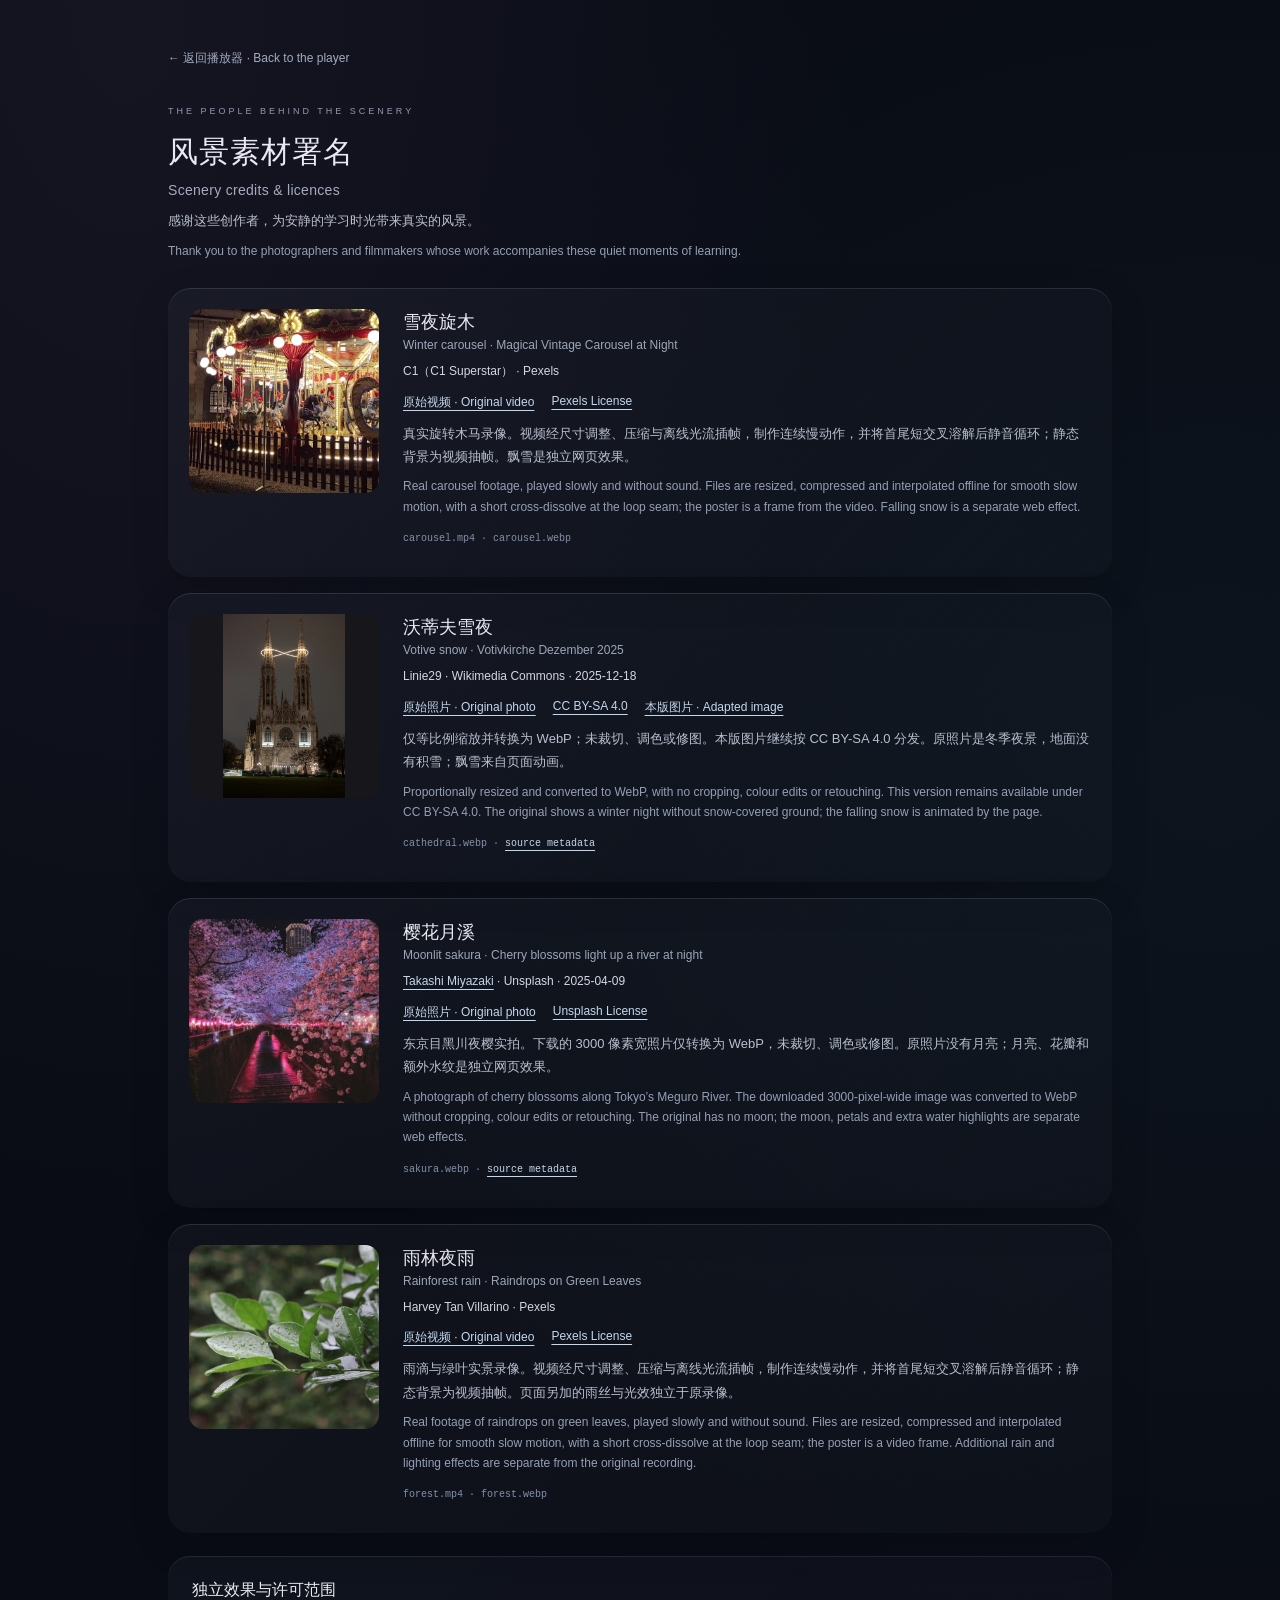
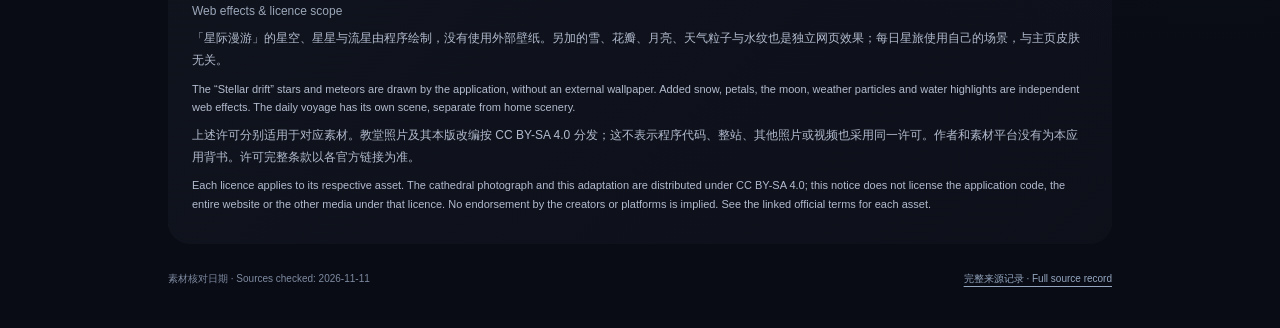
<file: public/assets/skins/credits.html>
<!doctype html>
<html lang="zh-CN">
<head>
  <meta charset="utf-8">
  <meta name="viewport" content="width=device-width,initial-scale=1">
  <meta name="color-scheme" content="dark">
  <title>风景素材署名 · Scenery credits</title>
  <style>
    :root{color-scheme:dark;font-family:-apple-system,BlinkMacSystemFont,"Segoe UI","Microsoft YaHei",sans-serif;color:#eae8f2;background:#090c15;font-synthesis:none}
    *{box-sizing:border-box}body{margin:0;background:radial-gradient(ellipse at 10% 0%,#5142642c,transparent 45%),radial-gradient(ellipse at 95% 40%,#27485323,transparent 55%),#090c15;min-height:100vh}main{max-width:1000px;margin:auto;padding:48px 28px 40px}a{color:#c3d8ed;text-underline-offset:4px}a:hover{color:#f1e5ff}a:focus-visible{outline:2px solid #c2d7ef;outline-offset:5px;border-radius:3px}.back{font-size:12px;text-decoration:none;color:#a0acbf}header{margin:36px 0 27px}.eyebrow{font-size:9px;letter-spacing:3px;color:#8e99b1}h1{font-size:30px;font-weight:500;letter-spacing:1px;margin:13px 0 11px}h1 span{display:block;font-size:14px;font-weight:400;color:#a4acbe;letter-spacing:.3px;margin-top:9px}p{line-height:1.8;margin:8px 0;font-size:13px}.intro{color:#bbc0ce;max-width:720px}.en{display:block;color:#949fb5;font-size:12px;line-height:1.7}.cards{display:grid;gap:16px}article{display:grid;grid-template-columns:190px minmax(0,1fr);gap:24px;padding:21px;border-radius:23px;background:linear-gradient(135deg,#dce7fa09,#adbbd305);box-shadow:0 13px 40px #0002,inset 0 1px .6px #d9e2f321}figure{margin:0;align-self:start;border-radius:14px;overflow:hidden;background:#111722}figure img{display:block;width:100%;height:184px;object-fit:cover}.portrait img{object-fit:contain;background:#17171b}h2{font-weight:500;font-size:18px;line-height:1.5;margin:0 0 7px}h2 span{font-size:12px;color:#9ba7b9;font-weight:400;display:block}.byline{color:#d6d6e2;font-size:12px;margin:0 0 8px}.links{display:flex;flex-wrap:wrap;gap:9px 17px;font-size:12px;margin:11px 0}.files{font-family:ui-monospace,SFMono-Regular,Consolas,monospace;font-size:10px;color:#8291aa;margin-top:13px;overflow-wrap:anywhere}.note{color:#b8bfce}.notice{padding:22px 24px;margin-top:23px;border-radius:22px;background:linear-gradient(135deg,#a2bace0b,#ab96c507);box-shadow:inset 0 1px .6px #e2e9f21a}.notice h2{font-size:16px}.notice p{font-size:12px;color:#b2bbce}.notice .en{font-size:11px}footer{display:flex;justify-content:space-between;gap:18px;flex-wrap:wrap;margin-top:26px;color:#7e8aa0;font-size:10px;line-height:1.8}footer a{color:#94a6bf}@media(max-width:620px){main{padding:28px 17px 30px}header{margin-top:27px}h1{font-size:26px}article{grid-template-columns:1fr;gap:16px;padding:18px}figure img{height:190px}.portrait img{height:240px}.notice{padding:20px}.links{line-height:1.8}}@media(prefers-reduced-motion:reduce){*{scroll-behavior:auto!important}}
  </style>
</head>
<body>
<main>
  <a class="back" href="../../index.html">← 返回播放器 · Back to the player</a>
  <header>
    <p class="eyebrow">THE PEOPLE BEHIND THE SCENERY</p>
    <h1>风景素材署名<span lang="en">Scenery credits &amp; licences</span></h1>
    <p class="intro">感谢这些创作者，为安静的学习时光带来真实的风景。</p>
    <p class="en" lang="en">Thank you to the photographers and filmmakers whose work accompanies these quiet moments of learning.</p>
  </header>

  <div class="cards">
    <article>
      <figure><img src="carousel.webp" alt="夜间灯光下的旋转木马" loading="lazy" width="190" height="184"></figure>
      <div>
        <h2>雪夜旋木<span lang="en">Winter carousel · Magical Vintage Carousel at Night</span></h2>
        <p class="byline">C1（C1 Superstar） · Pexels</p>
        <div class="links"><a href="https://www.pexels.com/video/magical-vintage-carousel-at-night-29559279/" target="_blank" rel="noopener noreferrer">原始视频 · Original video</a><a href="https://www.pexels.com/license/" target="_blank" rel="noopener noreferrer">Pexels License</a></div>
        <p class="note">真实旋转木马录像。视频经尺寸调整、压缩与离线光流插帧，制作连续慢动作，并将首尾短交叉溶解后静音循环；静态背景为视频抽帧。飘雪是独立网页效果。</p>
        <p class="en" lang="en">Real carousel footage, played slowly and without sound. Files are resized, compressed and interpolated offline for smooth slow motion, with a short cross-dissolve at the loop seam; the poster is a frame from the video. Falling snow is a separate web effect.</p>
        <p class="files">carousel.mp4 · carousel.webp</p>
      </div>
    </article>

    <article>
      <figure class="portrait"><img src="cathedral.webp" alt="维也纳沃蒂夫教堂双塔与无穷灯环" loading="lazy" width="190" height="184"></figure>
      <div>
        <h2>沃蒂夫雪夜<span lang="en">Votive snow · Votivkirche Dezember 2025</span></h2>
        <p class="byline">Linie29 · Wikimedia Commons · 2025-12-18</p>
        <div class="links"><a href="https://commons.wikimedia.org/wiki/File:Votivkirche_Dezember_2025.jpg" target="_blank" rel="noopener noreferrer">原始照片 · Original photo</a><a href="https://creativecommons.org/licenses/by-sa/4.0/" target="_blank" rel="noopener noreferrer">CC BY-SA 4.0</a><a href="cathedral.webp">本版图片 · Adapted image</a></div>
        <p class="note">仅等比例缩放并转换为 WebP；未裁切、调色或修图。本版图片继续按 CC BY-SA 4.0 分发。原照片是冬季夜景，地面没有积雪；飘雪来自页面动画。</p>
        <p class="en" lang="en">Proportionally resized and converted to WebP, with no cropping, colour edits or retouching. This version remains available under CC BY-SA 4.0. The original shows a winter night without snow-covered ground; the falling snow is animated by the page.</p>
        <p class="files">cathedral.webp · <a href="cathedral.source.json">source metadata</a></p>
      </div>
    </article>

    <article>
      <figure><img src="sakura.webp" alt="东京目黑川两岸的夜樱" loading="lazy" width="190" height="184"></figure>
      <div>
        <h2>樱花月溪<span lang="en">Moonlit sakura · Cherry blossoms light up a river at night</span></h2>
        <p class="byline"><a href="https://unsplash.com/@miyatankun" target="_blank" rel="noopener noreferrer">Takashi Miyazaki</a> · Unsplash · 2025-04-09</p>
        <div class="links"><a href="https://unsplash.com/photos/cherry-blossoms-light-up-a-river-at-night-YpeAO8fNJkY" target="_blank" rel="noopener noreferrer">原始照片 · Original photo</a><a href="https://unsplash.com/license" target="_blank" rel="noopener noreferrer">Unsplash License</a></div>
        <p class="note">东京目黑川夜樱实拍。下载的 3000 像素宽照片仅转换为 WebP，未裁切、调色或修图。原照片没有月亮；月亮、花瓣和额外水纹是独立网页效果。</p>
        <p class="en" lang="en">A photograph of cherry blossoms along Tokyo’s Meguro River. The downloaded 3000-pixel-wide image was converted to WebP without cropping, colour edits or retouching. The original has no moon; the moon, petals and extra water highlights are separate web effects.</p>
        <p class="files">sakura.webp · <a href="sakura.source.json">source metadata</a></p>
      </div>
    </article>

    <article>
      <figure><img src="forest.webp" alt="雨水落在绿色树叶上" loading="lazy" width="190" height="184"></figure>
      <div>
        <h2>雨林夜雨<span lang="en">Rainforest rain · Raindrops on Green Leaves</span></h2>
        <p class="byline">Harvey Tan Villarino · Pexels</p>
        <div class="links"><a href="https://www.pexels.com/video/raindrops-on-green-leaves-5754996/" target="_blank" rel="noopener noreferrer">原始视频 · Original video</a><a href="https://www.pexels.com/license/" target="_blank" rel="noopener noreferrer">Pexels License</a></div>
        <p class="note">雨滴与绿叶实景录像。视频经尺寸调整、压缩与离线光流插帧，制作连续慢动作，并将首尾短交叉溶解后静音循环；静态背景为视频抽帧。页面另加的雨丝与光效独立于原录像。</p>
        <p class="en" lang="en">Real footage of raindrops on green leaves, played slowly and without sound. Files are resized, compressed and interpolated offline for smooth slow motion, with a short cross-dissolve at the loop seam; the poster is a video frame. Additional rain and lighting effects are separate from the original recording.</p>
        <p class="files">forest.mp4 · forest.webp</p>
      </div>
    </article>
  </div>

  <section class="notice" aria-labelledby="licence-scope">
    <h2 id="licence-scope">独立效果与许可范围<span lang="en">Web effects &amp; licence scope</span></h2>
    <p>「星际漫游」的星空、星星与流星由程序绘制，没有使用外部壁纸。另加的雪、花瓣、月亮、天气粒子与水纹也是独立网页效果；每日星旅使用自己的场景，与主页皮肤无关。</p>
    <p class="en" lang="en">The “Stellar drift” stars and meteors are drawn by the application, without an external wallpaper. Added snow, petals, the moon, weather particles and water highlights are independent web effects. The daily voyage has its own scene, separate from home scenery.</p>
    <p>上述许可分别适用于对应素材。教堂照片及其本版改编按 CC BY-SA 4.0 分发；这不表示程序代码、整站、其他照片或视频也采用同一许可。作者和素材平台没有为本应用背书。许可完整条款以各官方链接为准。</p>
    <p class="en" lang="en">Each licence applies to its respective asset. The cathedral photograph and this adaptation are distributed under CC BY-SA 4.0; this notice does not license the application code, the entire website or the other media under that licence. No endorsement by the creators or platforms is implied. See the linked official terms for each asset.</p>
  </section>
  <footer><span>素材核对日期 · Sources checked: 2026-11-11</span><a href="SOURCES.md">完整来源记录 · Full source record</a></footer>
</main>
</body>
</html>
</file>
